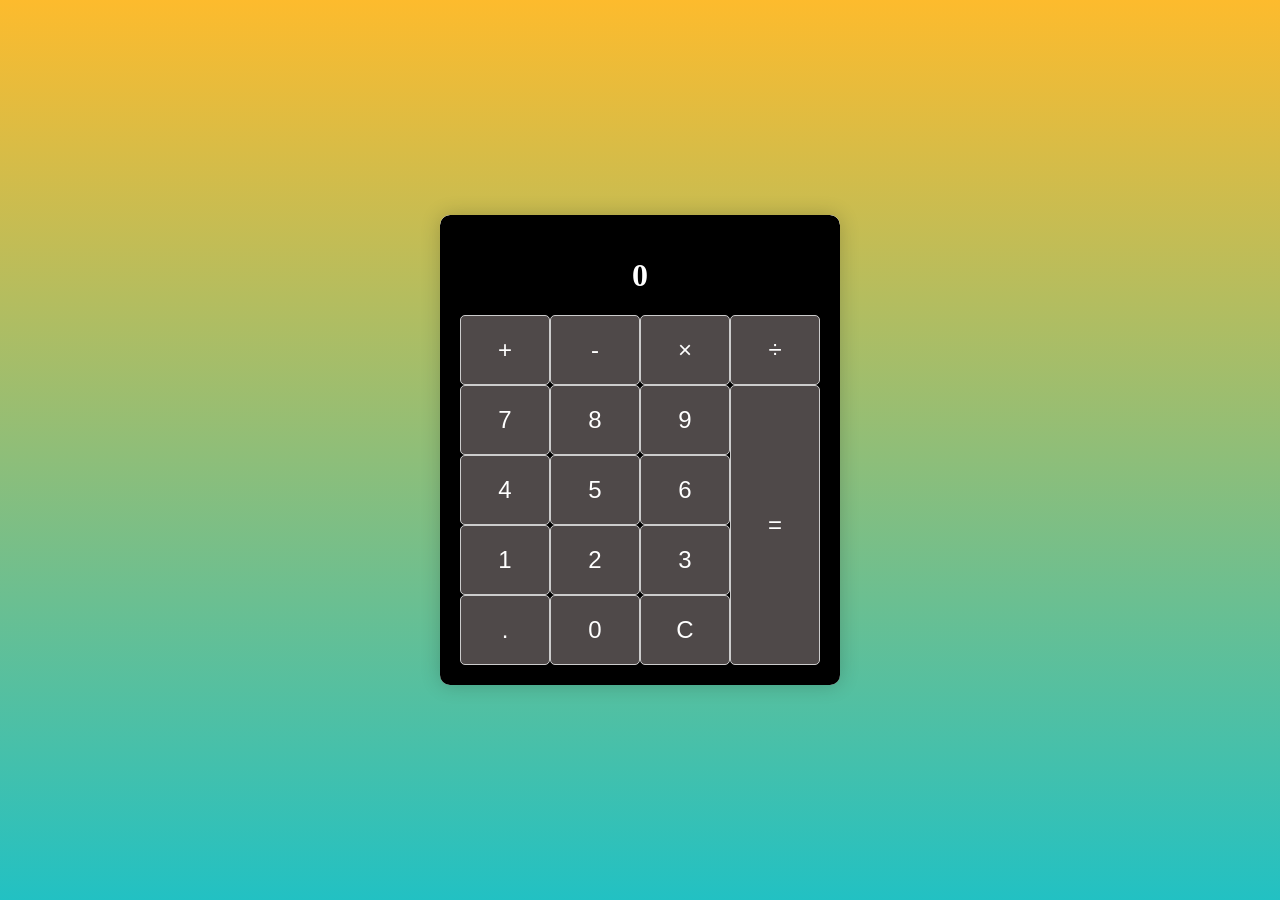
<file: calculator/index.html>
<!DOCTYPE html>
<html lang="en">
<head>
    <meta charset="UTF-8">
    <meta name="viewport" content="width=device-width, initial-scale=1.0">
    <title>Calculator</title>
    <link rel="icon" type="image/png" href="favicon.png">
    <link rel="stylesheet" href="https://cdnjs.cloudflare.com/ajax/libs/font-awesome/5.10.2/css/all.min.css"/>
    <link rel="stylesheet" href="style.css">
</head>
<body>
    <!-- Script -->
     <div class="calculator">
        <div class="calculator-display">
            <h1>0</h1>
            <!--buttons-->
            <div class="calculator-buttons">
                <button class="operator" value="+">+</button>
                <button class="operator" value="-">-</button>
                <button class="operator" value="*">×</button>
                <button class="operator" value="/">÷</button>
                <button value="7">7</button>
                <button value="8">8</button>
                <button value="9">9 </button>
                <button value="4">4</button>
                <button value="5">5</button>
                <button value="6">6</button>
                <button value="1">1</button>
                <button value="2">2</button>
                <button value="3">3</button>
                <button class="decimal" value=".">.</button>
                <button value="0">0</button>
                 <button class="clear"  id="clear-btn">C</button>
                <button class="equal-sign operator" value="=">=</button>

            </div>
        </div>
     </div>
    <script src="script.js"></script>
</body>
</html>
</file>
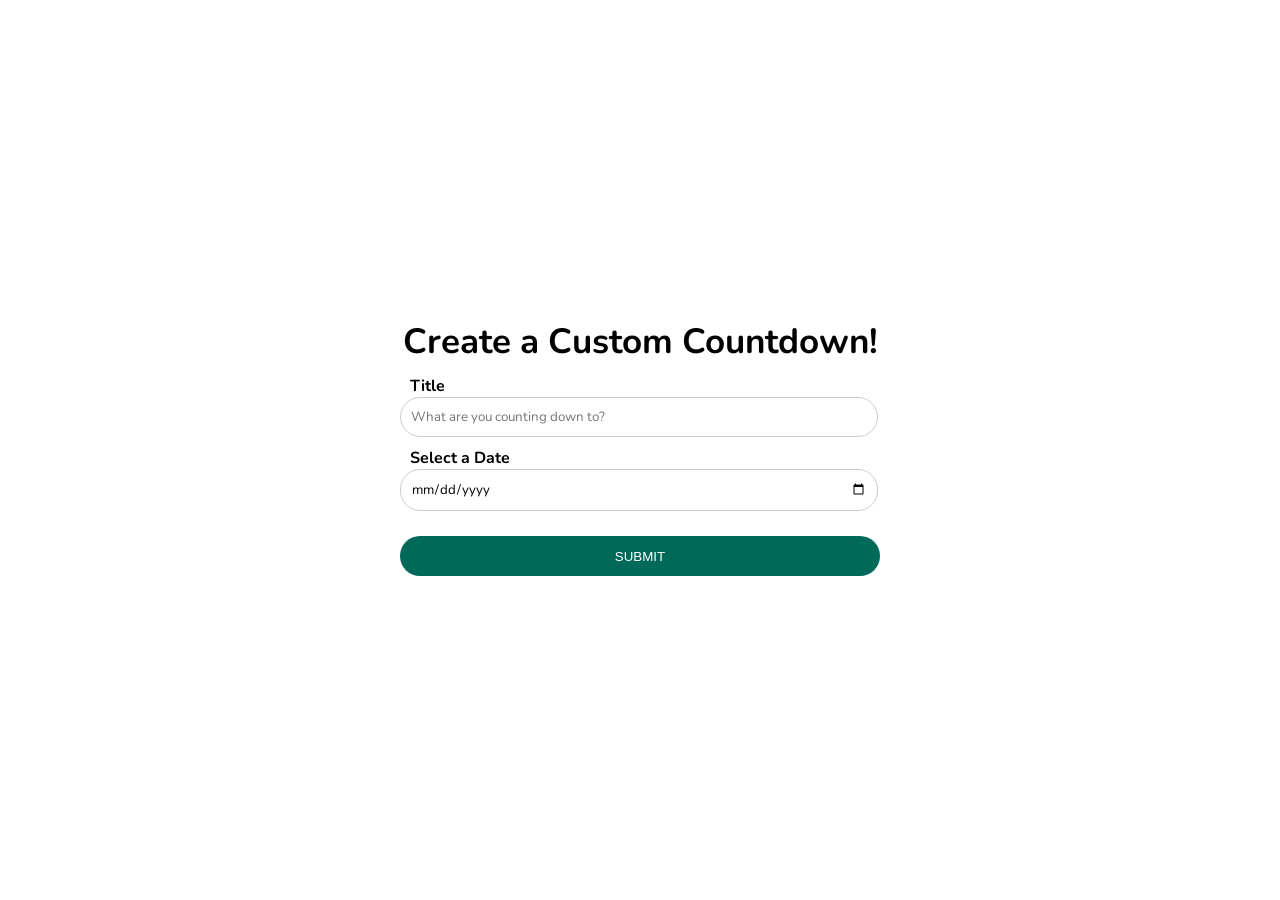
<file: countdown/index.html>
<!DOCTYPE html>
<html lang="en">
<head>
    <meta charset="UTF-8">
    <meta name="viewport" content="width=device-width, initial-scale=1.0">
    <title>Custom Countdown</title>
    <link rel="icon" type="image/png" href="favicon.png">
    <link rel="stylesheet" href="style.css">
</head>
<body>
    <!-- Video Background -->
    <video class="video-background" id="video-background" loop muted autoplay>
        <source src="time.mp4"></source>
    </video>
    <div class="video-overlay"></div>
    <!-- Container -->
    <div class="container">
        <!-- Input -->
        <div class="input-container" id="input-container">
            <h1>Create a Custom Countdown!</h1>       
            <form class="form" id="countdownForm">
                <label for="title">Title</label>
                <input type="text" id="title" placeholder="What are you counting down to?">
                <label for="date-picker">Select a Date</label>
                <input type="date" id="date-picker">
                <button type="submit">Submit</button>
            </form>
        </div>
        <!-- Countdown -->
        <div class="countdown" id="countdown" hidden>
            <h1 id="countdown-title"></h1>
            <ul>
                <li><span></span>Days</li>
                <li><span></span>Hours</li>
                <li><span></span>Minutes</li>
                <li><span></span>Seconds</li>
            </ul>
            <button id="countdown-button">RESET</button>
        </div>
        <!-- Complete -->
        <div class="complete" id="complete" hidden>
            <h1 class="complete-title">Countdown Complete!</h1>
            <h1 id="complete-info"></h1>
            <button id="complete-button">NEW COUNTDOWN</button>
        </div>
    </div>
    <!-- Script -->
    <script src="script.js"></script>
</body>
</html>
</file>
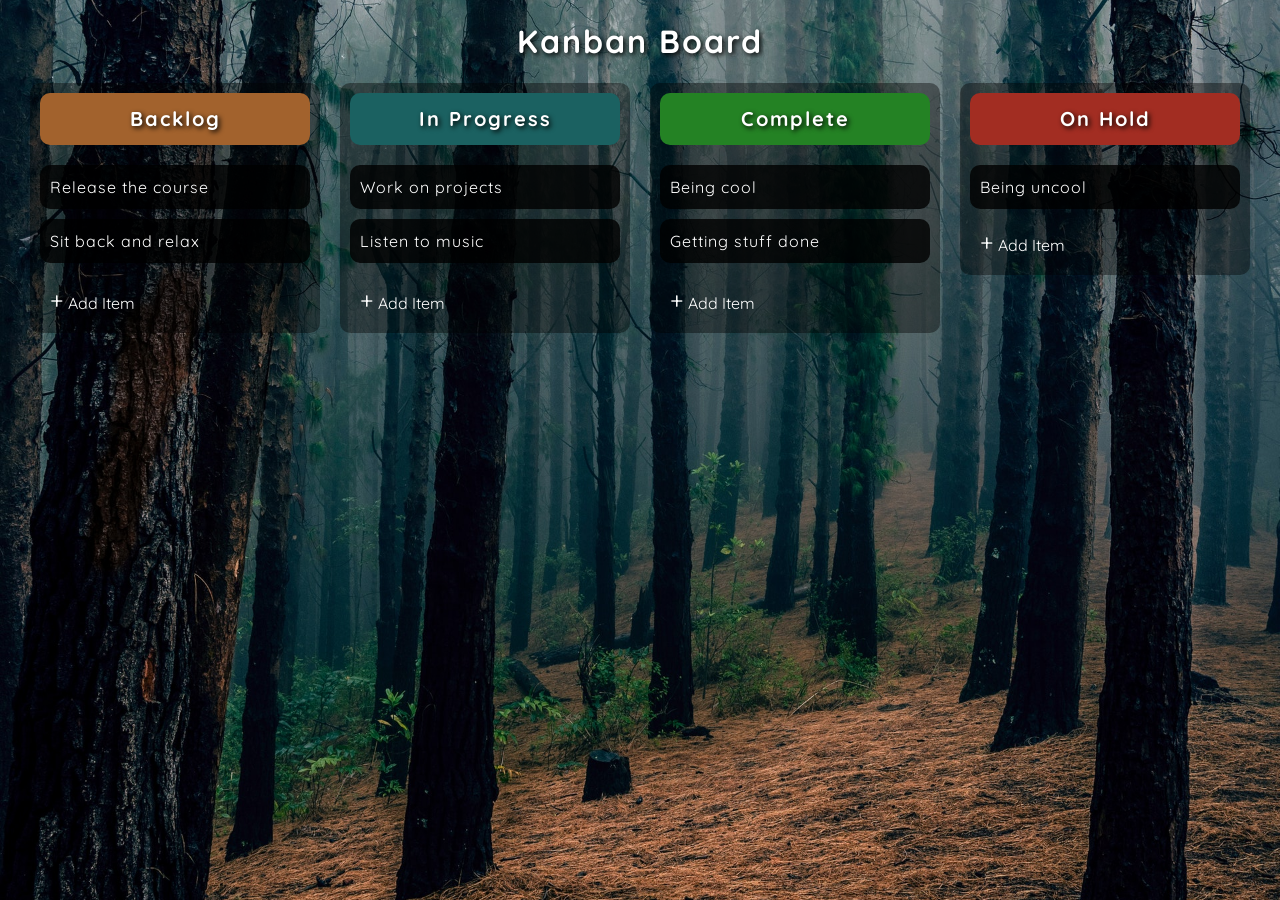
<file: dragndrop/index.html>
<!DOCTYPE html>
<html lang="en">
<head>
    <meta charset="UTF-8">
    <meta name="viewport" content="width=device-width, initial-scale=1.0">
    <title>Drag and Drop</title>
    <link rel="icon" type="image/png" href="favicon.png">
    <link rel="stylesheet" href="style.css">
</head>
<body>
    <h1 class="main-title">Kanban Board</h1>
    <div class="drag-container">
        <ul class="drag-list">
            <!-- Backlog Column -->
            <li class="drag-column backlog-column">
                <span class="header">
                    <h1>Backlog</h1>
                </span>
                <!-- Backlog Content -->
                <div id="backlog-content" class="custom-scroll">
                    <ul class="drag-item-list" id="backlog-list" ondrop="drop(event)" ondragover="allowDrop(event)" ondragenter="dragEnter(0)"></ul>
                </div>
                <!-- Add Button Group -->
                <div class="add-btn-group">
                    <div class="add-btn" onclick="showInputBox(0)">
                        <span class="plus-sign">+</span>
                        <span>Add Item</span>
                    </div>
                    <div class="add-btn solid" onclick="hideInputBox(0)">
                        <span>Save Item</span>
                    </div>
                </div>
                <div class="add-container">
                    <div class="add-item" contenteditable="true"></div>
                </div>
            </li>
            <!-- Progress Column -->
            <li class="drag-column progress-column">
                <span class="header">
                    <h1>In Progress</h1>
                </span>
                <!-- Progress Content -->
                <div id="progress-content" class="custom-scroll">
                    <ul class="drag-item-list" id="progress-list" ondrop="drop(event)" ondragover="allowDrop(event)" ondragenter="dragEnter(1)"></ul>
                </div>
                <!-- Add Button Group -->
                <div class="add-btn-group">
                    <div class="add-btn" onclick="showInputBox(1)">
                        <span class="plus-sign">+</span>
                        <span>Add Item</span>
                    </div>
                    <div class="add-btn solid" onclick="hideInputBox(1)">
                        <span>Save Item</span>
                    </div>
                </div>
                <div class="add-container">
                    <div class="add-item" contenteditable="true"></div>
                </div>
            </li>
            <!-- Complete Column -->
            <li class="drag-column complete-column">
                <span class="header">
                    <h1>Complete</h1>
                </span>
                <!-- Complete Content -->
                <div id="complete-content" class="custom-scroll">
                    <ul class="drag-item-list" id="complete-list" ondrop="drop(event)" ondragover="allowDrop(event)" ondragenter="dragEnter(2)"></ul>
                </div>
                <!-- Add Button Group -->
                <div class="add-btn-group">
                    <div class="add-btn" onclick="showInputBox(2)">
                        <span class="plus-sign">+</span>
                        <span>Add Item</span>
                    </div>
                    <div class="add-btn solid" onclick="hideInputBox(2)">
                        <span>Save Item</span>
                    </div>
                </div>
                <div class="add-container">
                    <div class="add-item" contenteditable="true"></div>
                </div>
            </li>
            <!-- On Hold Column -->
            <li class="drag-column on-hold-column">
                <span class="header">
                    <h1>On Hold</h1>
                </span>
                <!-- On Hold Content --> 
                <div id="on-hold-content" class="custom-scroll">
                    <ul class="drag-item-list" id="on-hold-list" ondrop="drop(event)" ondragover="allowDrop(event)" ondragenter="dragEnter(3)"></ul>
                </div>
                <!-- Add Button Group -->
                <div class="add-btn-group">
                    <div class="add-btn" onclick="showInputBox(3)">
                        <span class="plus-sign">+</span>
                        <span>Add Item</span>
                    </div>
                    <div class="add-btn solid" onclick="hideInputBox(3)">
                        <span>Save Item</span>
                    </div>
                </div>
                <div class="add-container">
                    <div class="add-item" contenteditable="true"></div>
                </div>
            </li>
        </ul>
    </div>
    <!-- Script -->
    <script src="script.js"></script>
</body>
</html>
</file>
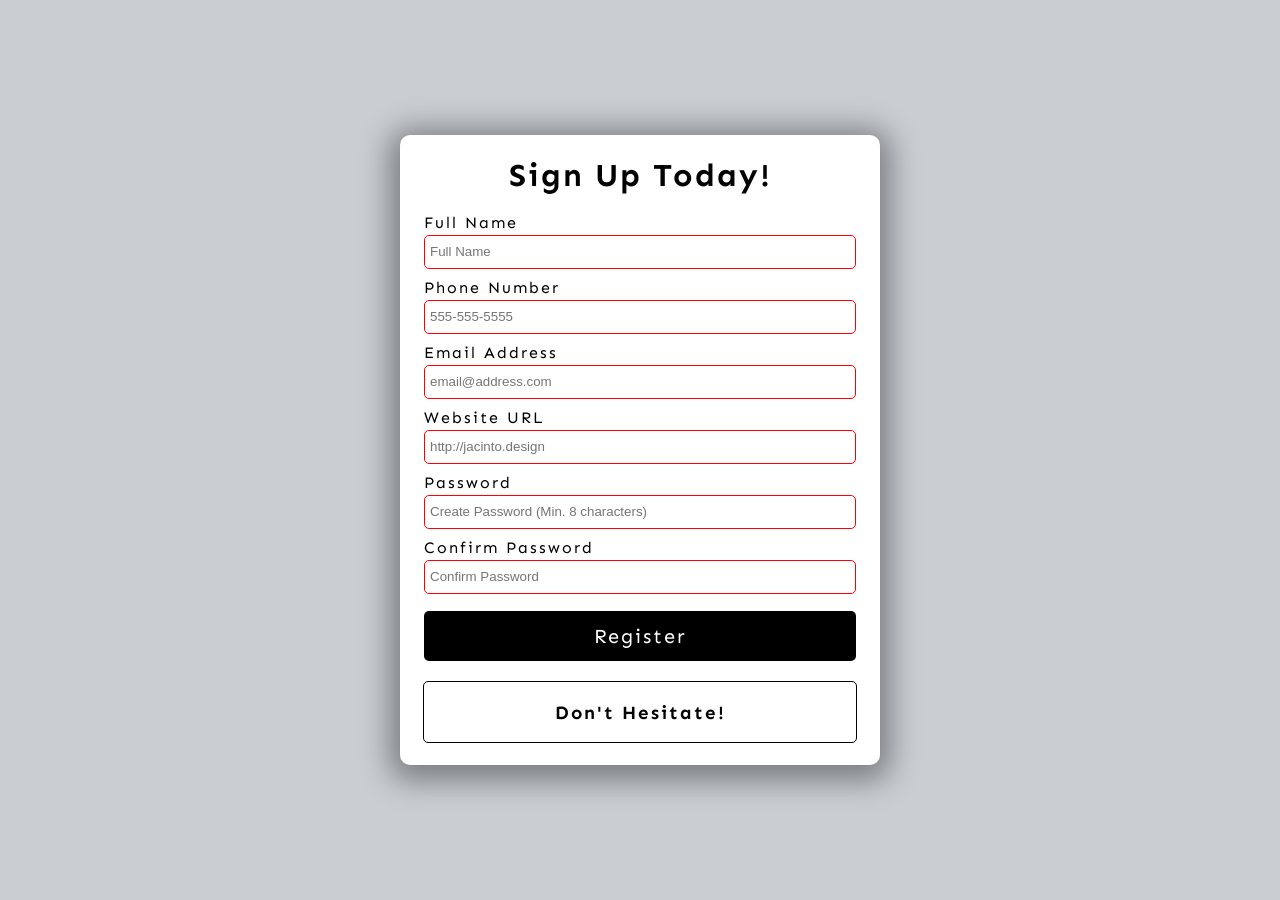
<file: form_validator/index.html>
<!DOCTYPE html>
<html lang="en">
<head>
    <meta charset="UTF-8">
    <meta name="viewport" content="width=device-width, initial-scale=1.0">
    <title>Form Validator</title>
    <link rel="icon" type="image/png" href="favicon.png">
    <link rel="stylesheet" href="style.css">
</head>
<body>
  <div class="container">
    <h1>Sign Up Today!</h1>
    <!-- Form -->
    <form id="form">
      <!-- Full Name -->
      <div class="form-group">
        <label for="name">Full Name</label>
        <input type="text" id="name" name="name" 
               placeholder="Full Name" required minlength="3" maxlength="100">
      </div>
      <!-- Phone Number -->
      <div class="form-group">
        <label for="phone">Phone Number</label>
        <input type="tel" id="phone" name="phone" 
               placeholder="555-555-5555" required pattern="[0-9]{3}-[0-9]{3}-[0-9]{4}">
      </div>
      <!-- Email Address -->
      <div class="form-group">
        <label for="email">Email Address</label>
        <input type="email" id="email" name="email" 
               placeholder="email@address.com" required>
      </div>
      <!-- Website URL -->
      <div class="form-group">
        <label for="website">Website URL</label>
        <input type="url" id="website" name="website" 
               placeholder="http://jacinto.design" required>
      </div>
      <!-- Password -->
      <div class="form-group">
        <label for="password1">Password</label>
        <input type="password" id="password1" placeholder="Create Password (Min. 8 characters)" 
               required pattern="^(?=.*\d)(?=.*[a-z])(?=.*[A-Z])(?=.*[a-zA-Z]).{8,}$"
               title="Please include at least 1 uppercase character, 1 lowercase character, and 1 number.">
      </div>
      <!-- Confirm Password -->
      <div class="form-group">
        <label for="password2">Confirm Password</label>
        <input type="password" id="password2" placeholder="Confirm Password"
               required pattern="^(?=.*\d)(?=.*[a-z])(?=.*[A-Z])(?=.*[a-zA-Z]).{8,}$" name="password">
      </div>
      <button type="submit">Register</button>
    </form>
    <!-- Error/Success Message -->
    <div class="message-container">
      <h3 id="message">Don't Hesitate!</h3>
    </div>
  </div>
  <!-- Script -->
  <script src="script.js"></script>
</body>
</html>
</file>
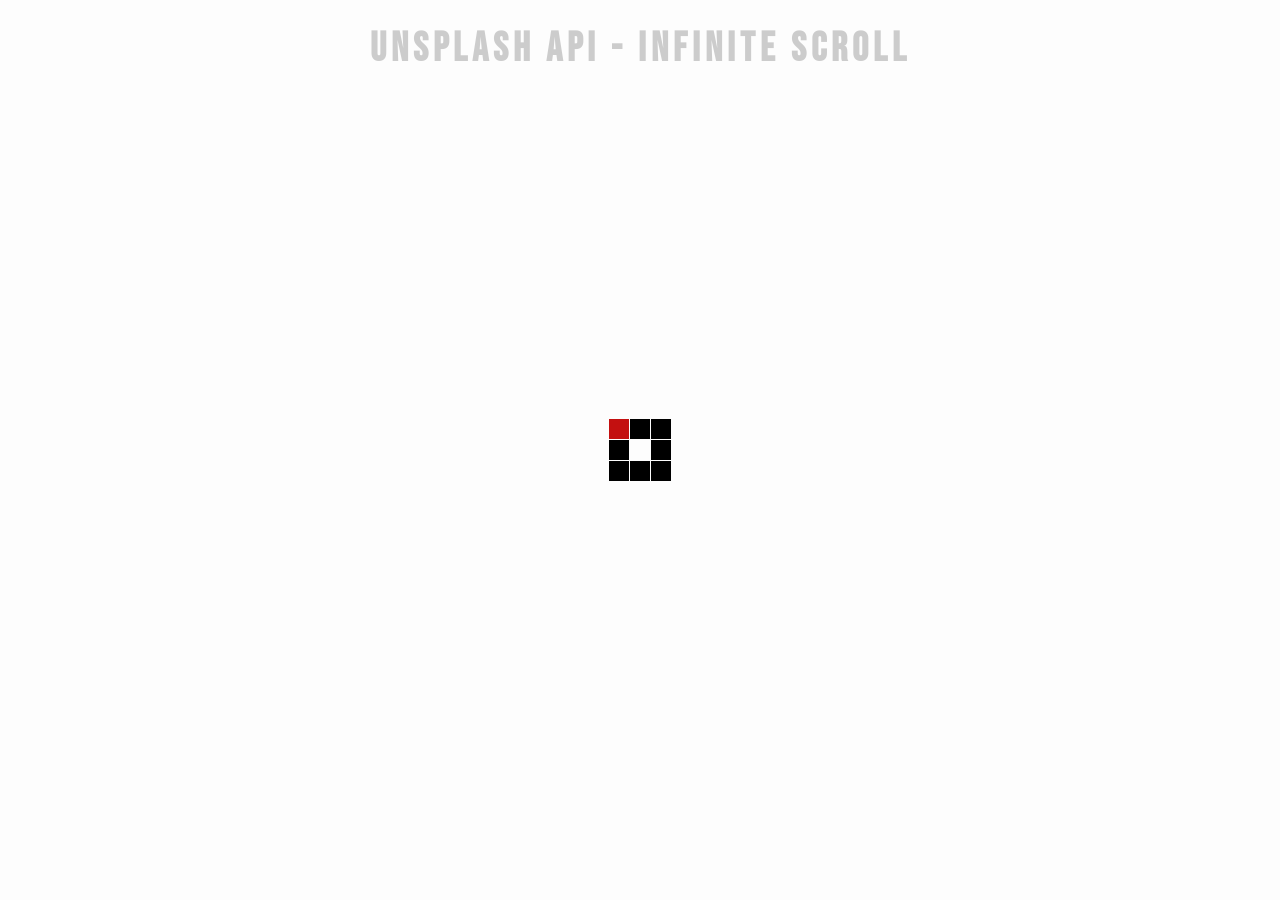
<file: infinite_scroll/index.html>
<!DOCTYPE html>
<html lang="en">
<head>
    <meta charset="UTF-8">
    <meta name="viewport" content="width=device-width, initial-scale=1.0">
    <title>Infinite Scroll</title>
    <link rel="icon" type="image/png" href="favicon.png">
    <link rel="stylesheet" href="style.css">
</head>
<body>
    <!-- Title -->
    <h1>Unsplash API - Infinite Scroll</h1>
    <!-- Loader -->
    <div class="loader" id="loader">
        <img src="loader.svg" alt="Loading">
    </div>
    <!-- Image Container -->
    <div class="image-container" id="image-container"></div>
    <!-- Script -->
    <script src="script.js"></script>
</body>
</html>
</file>
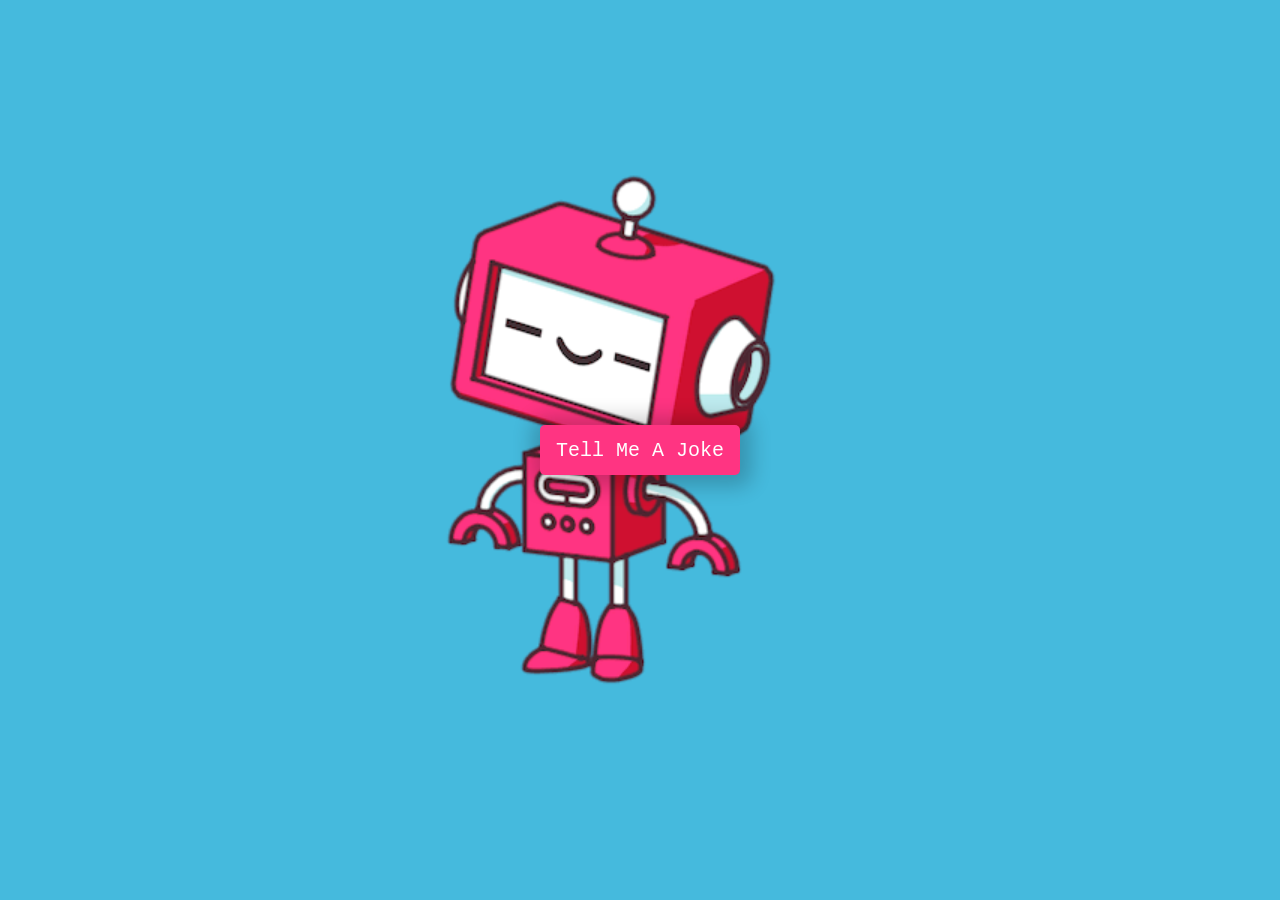
<file: joke_teller/index.html>
<!DOCTYPE html>
<html lang="en">
<head>
    <meta charset="UTF-8">
    <meta name="viewport" content="width=device-width, initial-scale=1.0">
    <title>Joke Teller</title>
    <link rel="icon" type="image/png" href="favicon.png">
    <link rel="stylesheet" href="style.css">
</head>
<body>
    <div class="container">
        <button id="button">Tell Me A Joke</button>    
        <audio id="audio" controls hidden></audio>   
    </div>
  
    <script src="voiceRSS.js"></script>
    <script src="script.js"></script>
</body>
</html>
</file>
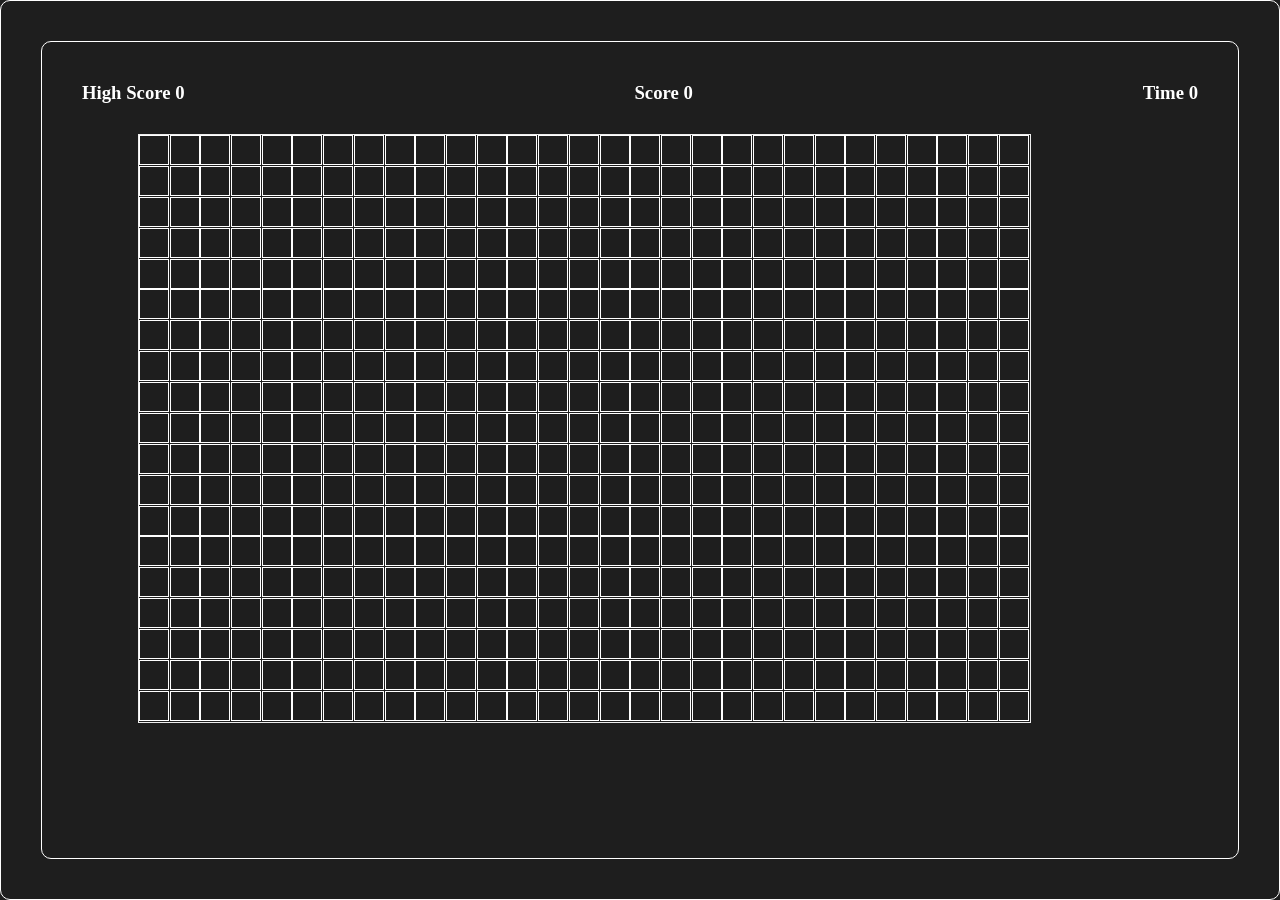
<file: JS-Game/index.html>
<!DOCTYPE html>
<html lang="en">
<head>
    <meta charset="UTF-8">
    <meta name="viewport" content="width=device-width, initial-scale=1.0">
    <title>Document</title>
    <link rel="stylesheet" href="style.css">
</head>
<body>
    <main>
  <section>
   <div class="infos">
    <div class="info">
        <h3>High Score<span> 0</span></h3>
         
    </div>
    <div class="info">
        <h3>Score<span> 0</span></h3>
    </div>
    <div class="info">
        <h3>Time<span> 0</span></h3>
    </div>
   </div>
   <div class="board">
    

    </div>
   </div>

  </section>

    </main>
    <script>

  const board=document.querySelector(".board");
  const blockHeight=30;
  const blockWidth=30;
  const col=Math.floor(board.clientWidth/blockWidth);
  const row=Math.floor(board.clientHeight/blockHeight);

for(let i=0;i<row * col;i++){
 const block=document.createElement("div");
 block.classList.add("block");
 board.appendChild(block);
}

    </script>
</body>
</html>
</file>
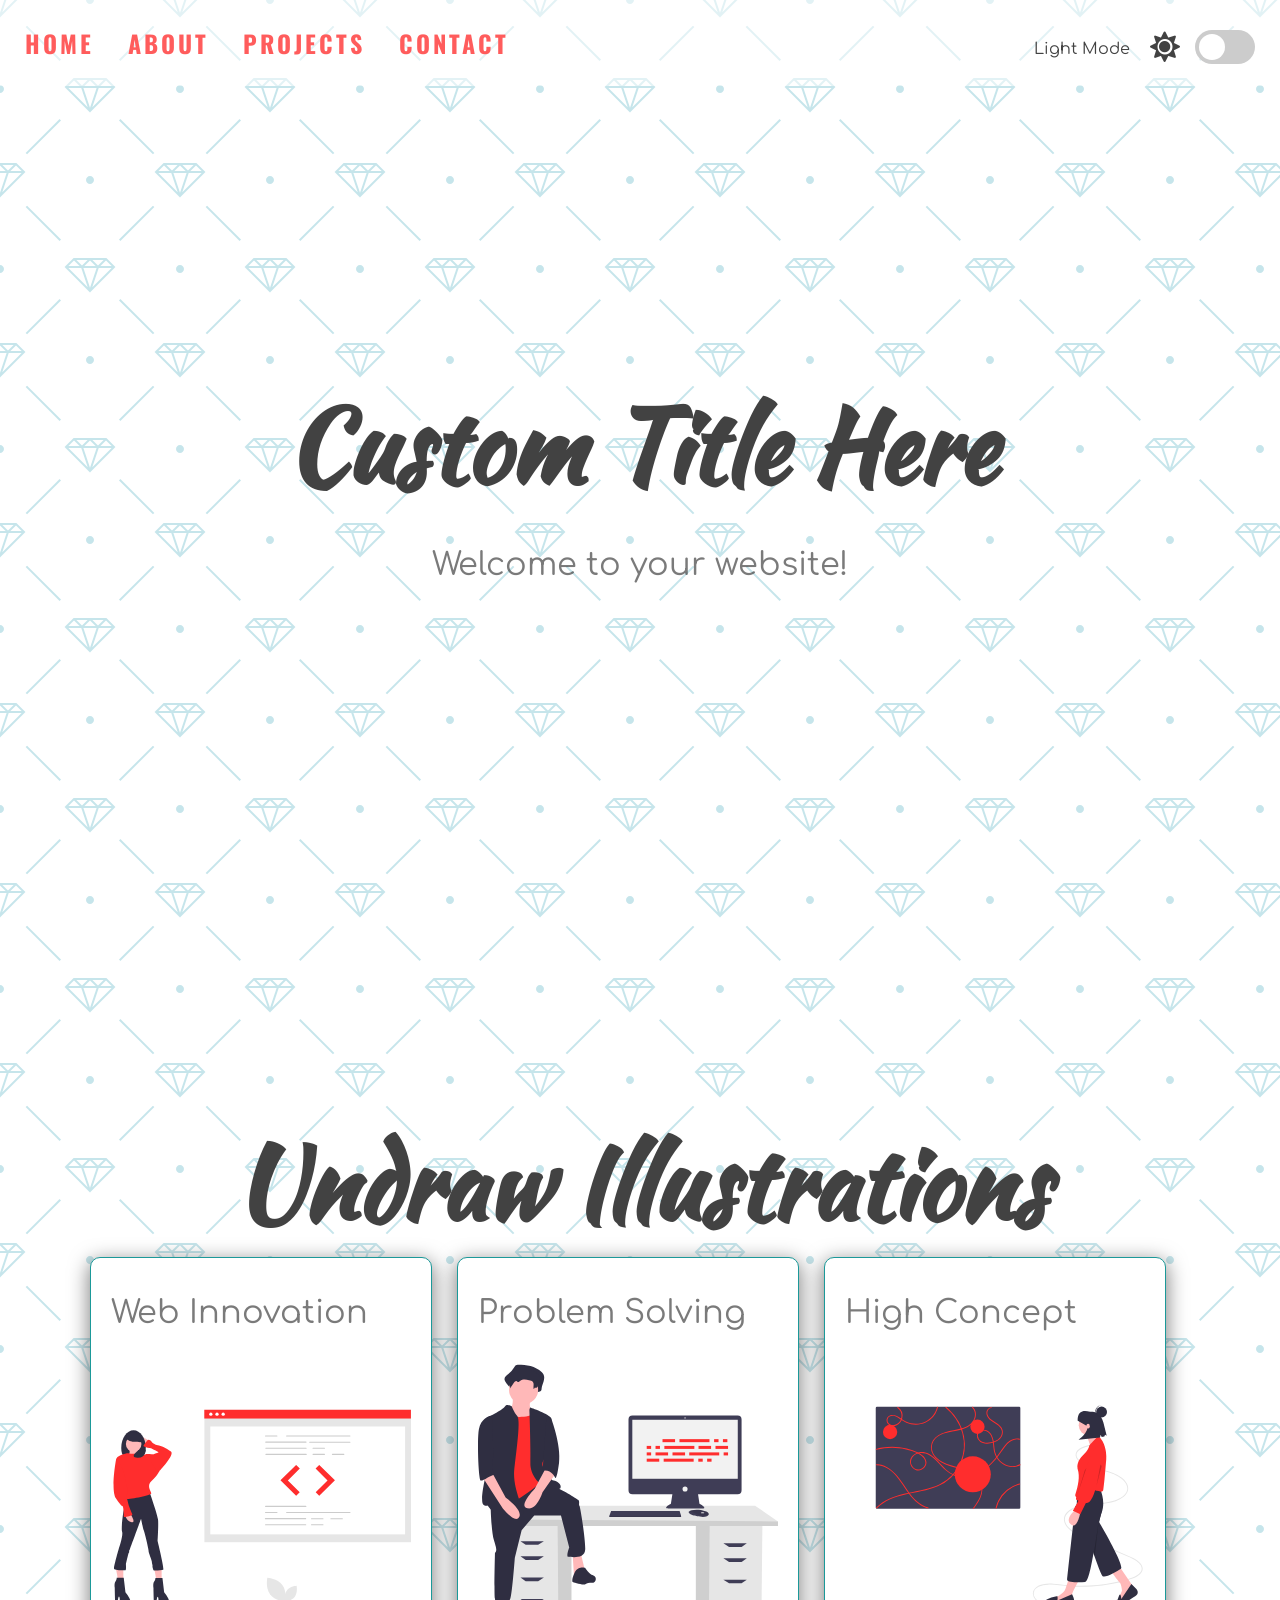
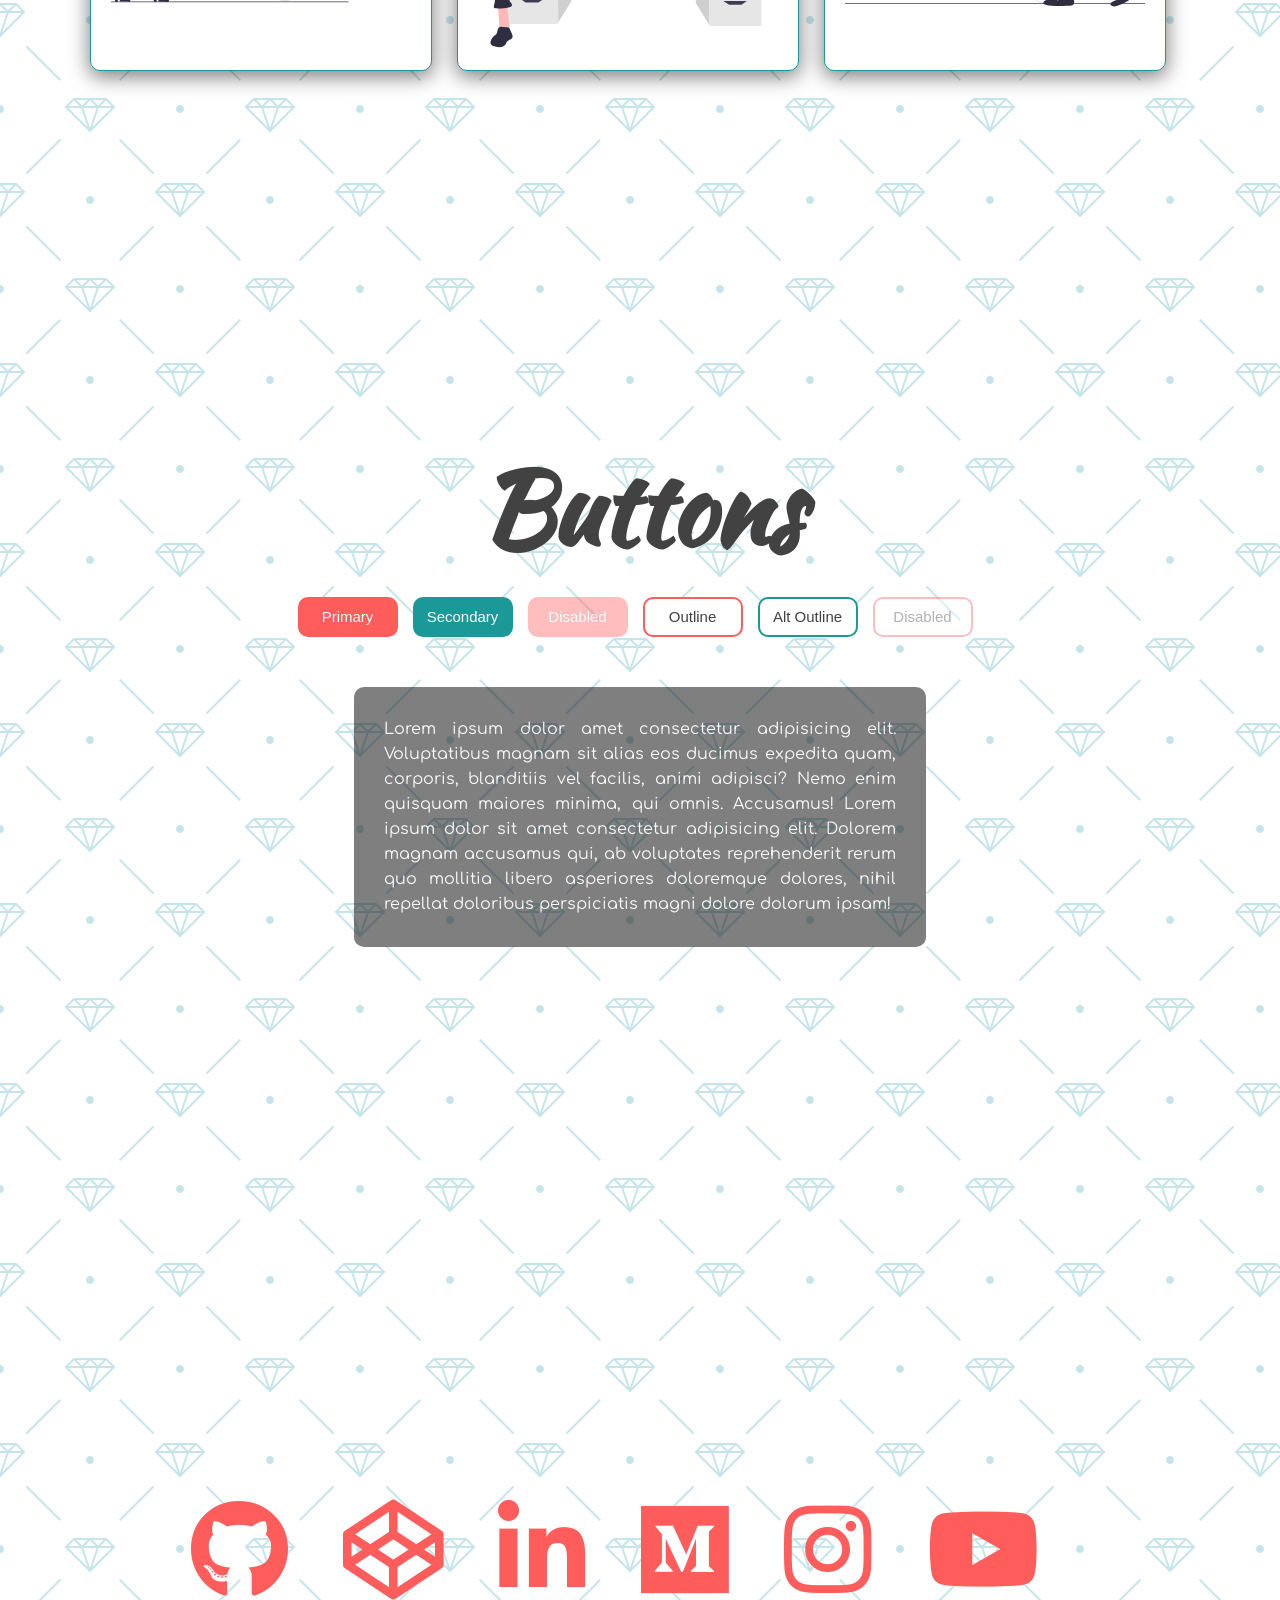
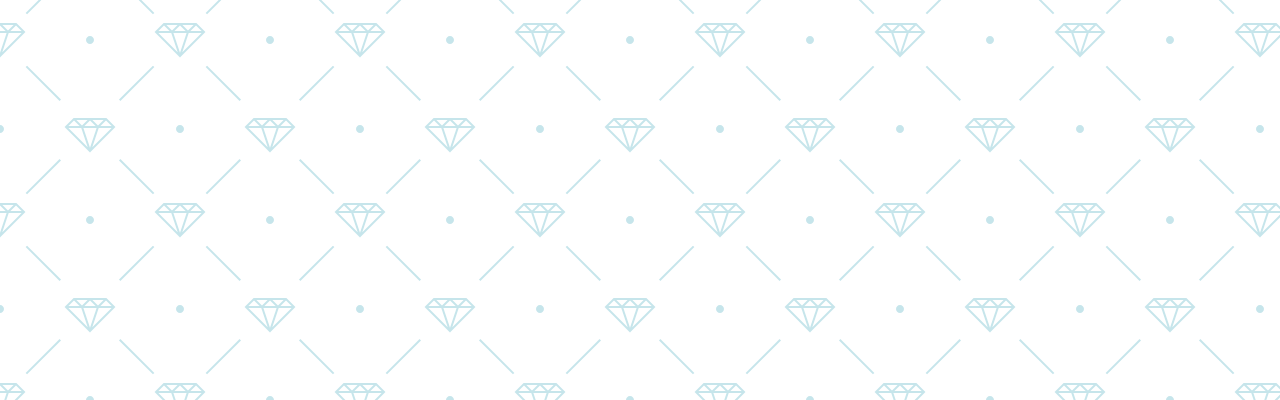
<file: light_and_day/index.html>
<!DOCTYPE html>
<html lang="en">
<head>
    <meta charset="UTF-8">
    <meta name="viewport" content="width=device-width, initial-scale=1.0">
    <title>Light/Dark Mode</title>
    <link rel="icon" type="image/png" href="favicon.png">
    <link rel="stylesheet" href="https://cdnjs.cloudflare.com/ajax/libs/font-awesome/5.10.2/css/all.min.css"/>
    <link rel="stylesheet" href="style.css">
</head>
<body>
    <!-- Dark Mode Switch -->
    <div class="theme-switch-wrapper">
        <span id="toggle-icon">
            <span class="toggle-text">Light Mode</span>
            <i class="fas fa-sun"></i>
        </span>
        <label class="theme-switch">
            <input type="checkbox">
            <div class="slider round"></div>
        </label>
   </div>
   <!-- Navigation -->
    <nav id="nav">
        <a href="#home">HOME</a>
        <a href="#about">ABOUT</a>
        <a href="#projects">PROJECTS</a>
        <a href="#contact">CONTACT</a>
    </nav>
    <!-- Home Section -->
    <section id="home">
        <div class="title-group">
            <h1>Custom Title Here</h1>
            <h2>Welcome to your website!</h2>
        </div>
    </section>
    <!-- About Section -->
    <section id="about">
        <h1>Undraw Illustrations</h1>
        <div class="about-container">
            <div class="image-container">
                <h2>Web Innovation</h2>
                <img src="img/undraw_proud_coder_light.svg" alt="Proud Coder" id="image1">
            </div>
            <div class="image-container">
                <h2>Problem Solving</h2>
                <img src="img/undraw_feeling_proud_light.svg" alt="Feeling Proud" id="image2">              
            </div>
            <div class="image-container">
                <h2>High Concept</h2>
                <img src="img/undraw_conceptual_idea_light.svg" alt="Conceptual Idea" id="image3">
            </div>
        </div>
    </section>
    <!-- Projects Section -->
    <section id="projects">
        <h1>Buttons</h1>
        <div class="buttons">
            <button class="primary">Primary</button>
            <button class="secondary">Secondary</button>
            <button class="primary" disabled>Disabled</button>
            <button class="outline">Outline</button>
            <button class="secondary outline">Alt Outline</button>
            <button class="outline" disabled>Disabled</button>
        </div>
        <div class="text-box" id="text-box">
            <p>Lorem ipsum dolor amet consectetur adipisicing elit. Voluptatibus magnam sit alias eos ducimus expedita quam, corporis, blanditiis vel facilis, animi adipisci? Nemo enim quisquam maiores minima, qui omnis. Accusamus! Lorem ipsum dolor sit amet consectetur adipisicing elit. Dolorem magnam accusamus qui, ab voluptates reprehenderit rerum quo mollitia libero asperiores doloremque dolores, nihil repellat doloribus perspiciatis magni dolore dolorum ipsam!</p>
        </div>
    </section>
    <!-- Contact Section -->
    <section id="contact">
        <div class="social-icons">
            <i class="fab fa-github"></i>
            <i class="fab fa-codepen"></i>
            <i class="fab fa-linkedin-in"></i>
            <i class="fab fa-medium"></i>
            <i class="fab fa-instagram"></i>
            <i class="fab fa-youtube"></i>
        </div>
    </section>
    <!-- Script -->
    <script src="script.js"></script>
</body>
</html>
</file>
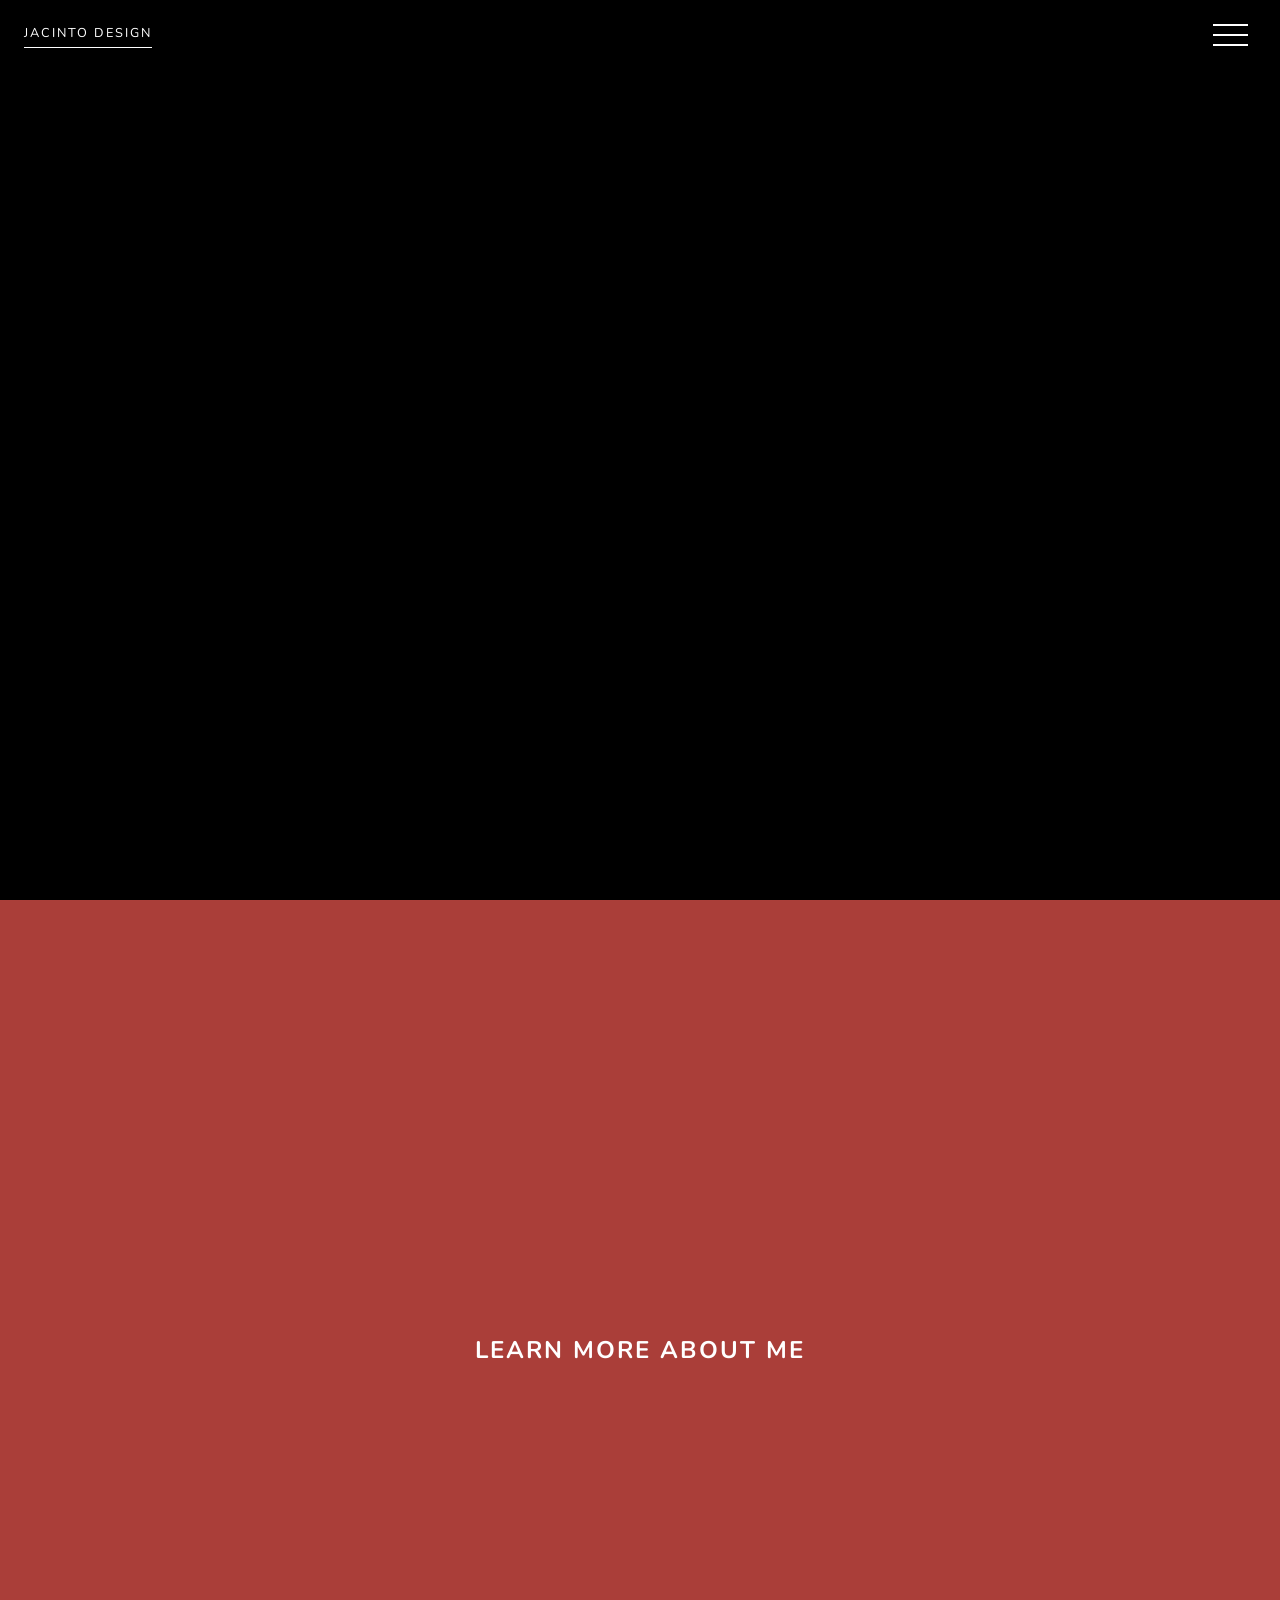
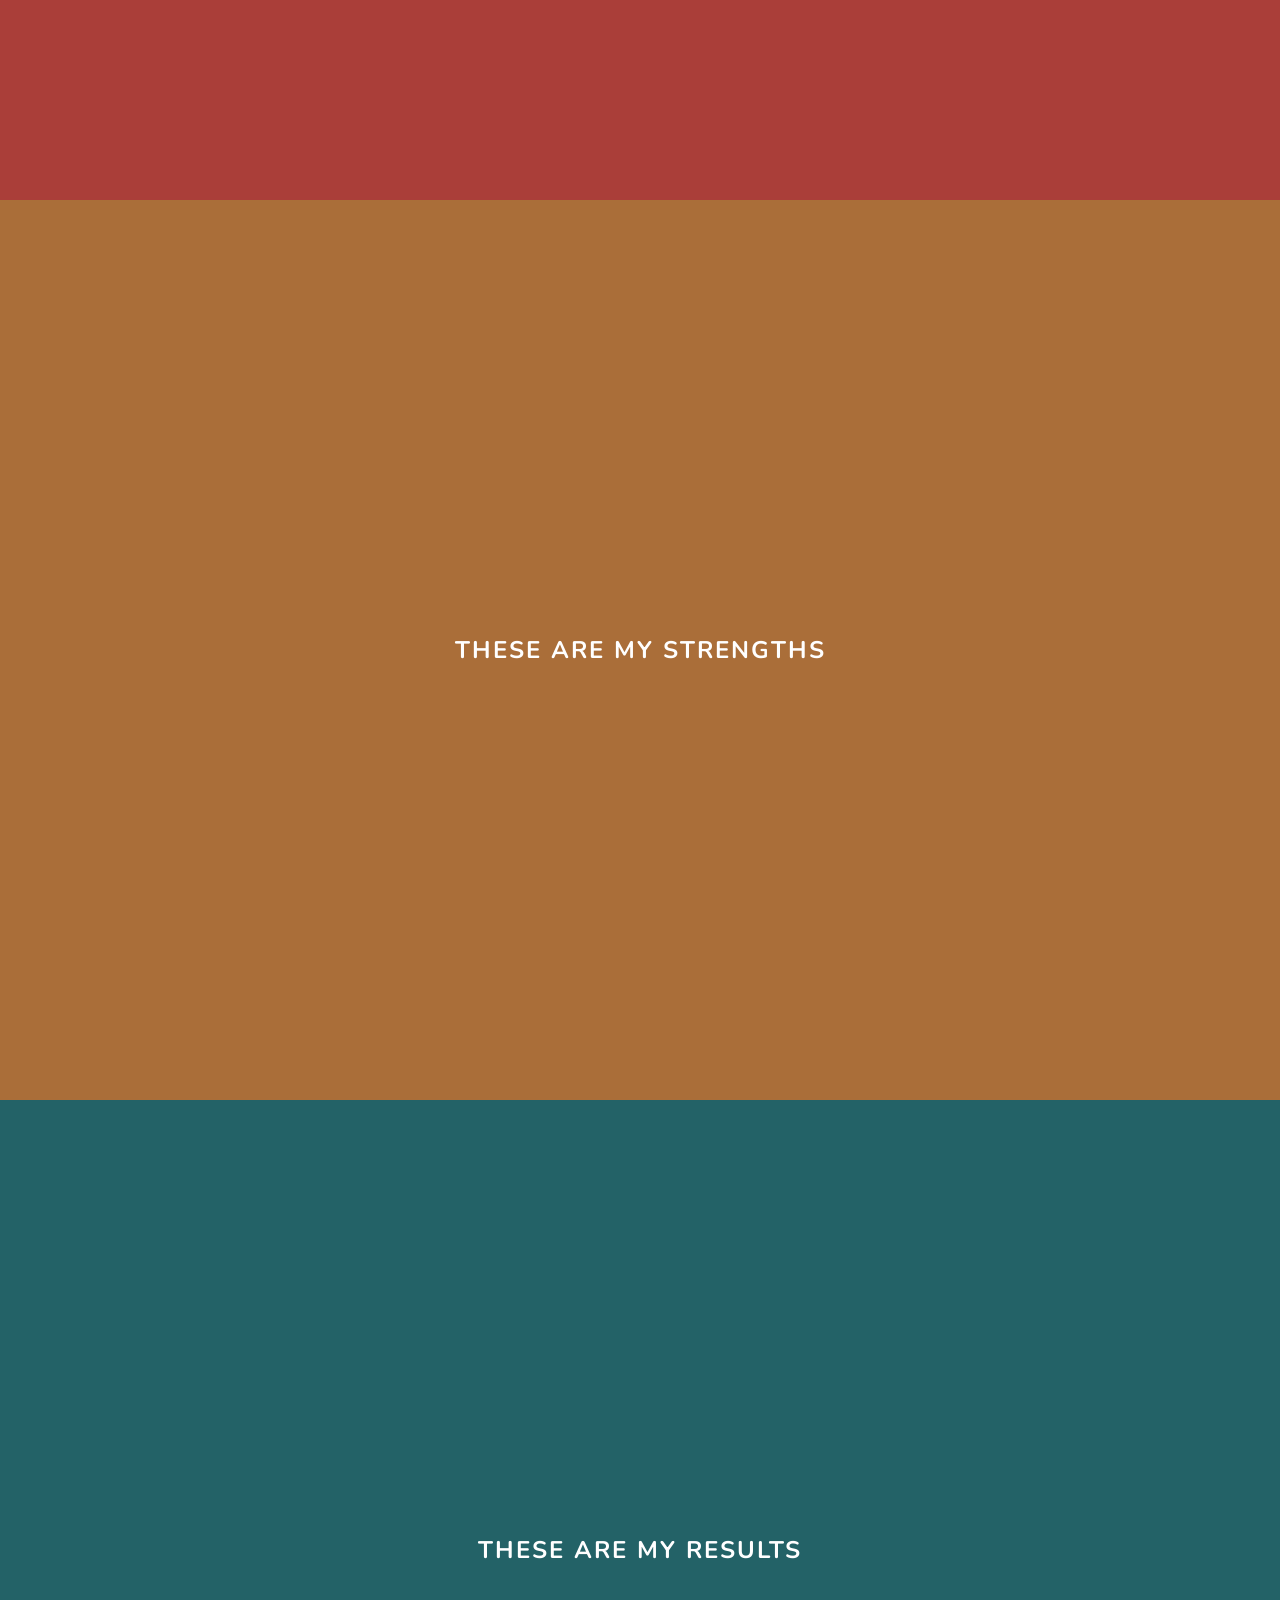
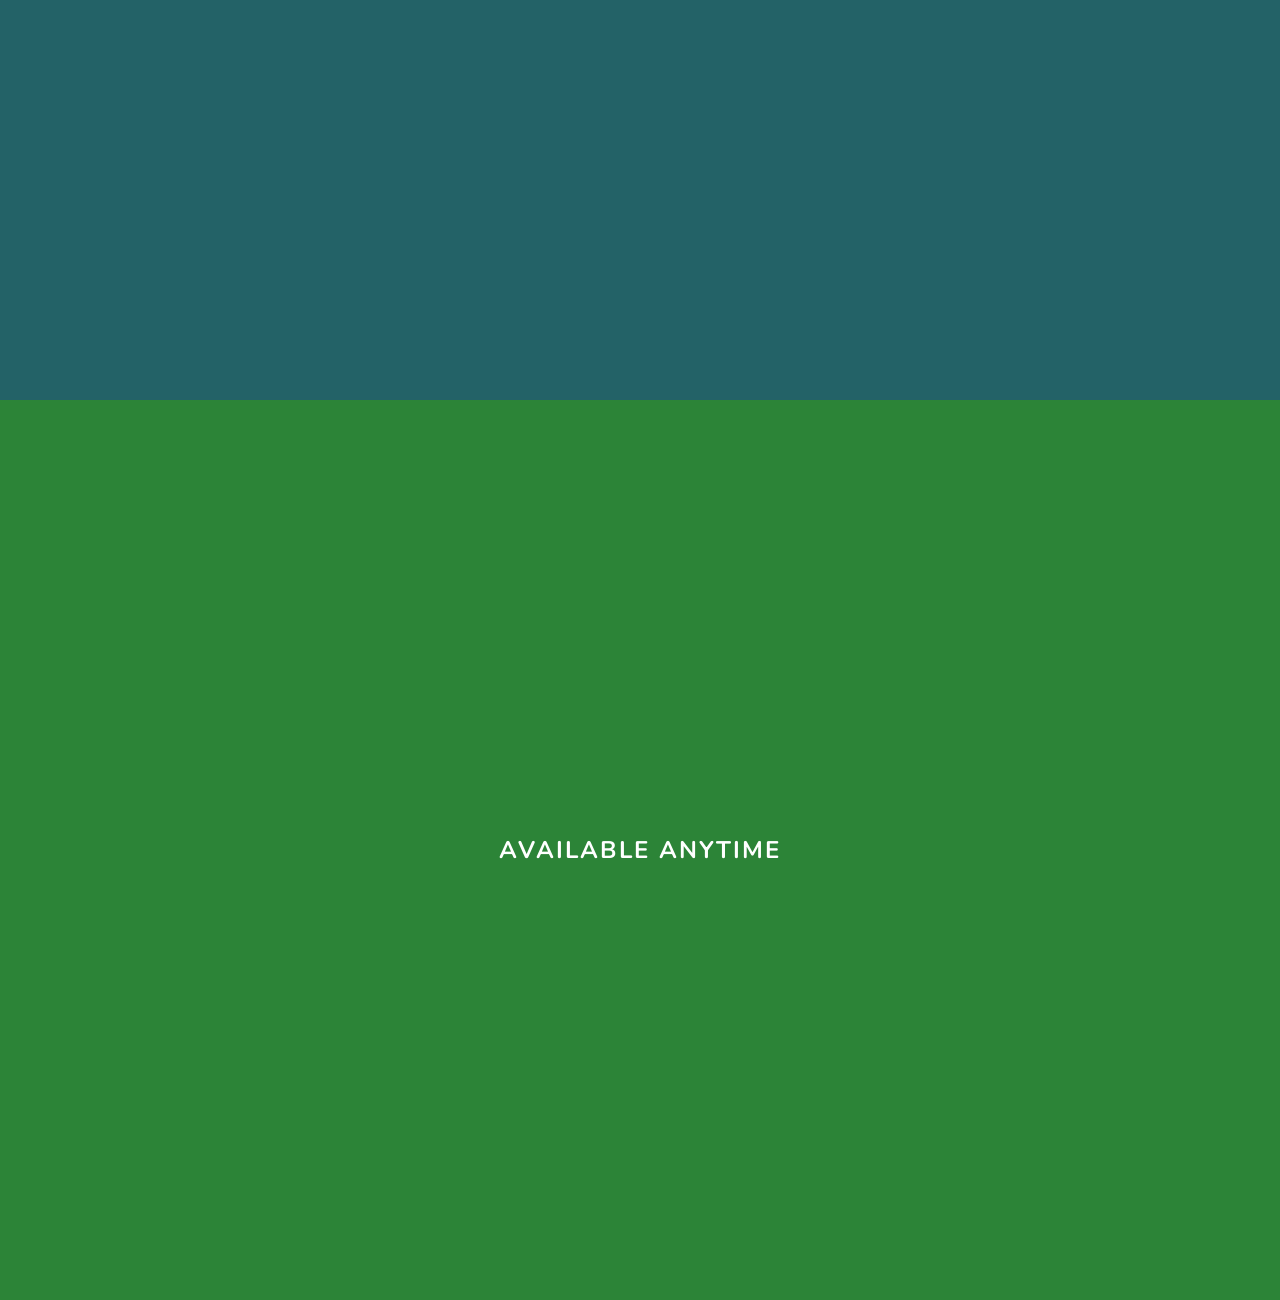
<file: Navigation/index.html>
<!DOCTYPE html>
<html lang="en">
<head>
  <meta charset="UTF-8">
  <meta name="viewport" content="width=device-width, initial-scale=1.0">
  <title>Animated Navigation</title>
  <link rel="icon" type="image/png" href="favicon.png">
  <link rel="stylesheet" href="style.css">
</head>
<body>
  <!-- Menu Overlay -->
  <div class="overlay overlay-slide-left" id="overlay">
    <!-- Menu Items -->
    <nav>
      <ul>
        <li id="nav-1" class="slide-out-1"><a href="#">Home</a></li>
        <li id="nav-2" class="slide-out-2"><a href="#about">About</a></li>
        <li id="nav-3" class="slide-out-3"><a href="#skills">Skills</a></li>
        <li id="nav-4" class="slide-out-4"><a href="#projects">Projects</a></li>
        <li id="nav-5" class="slide-out-5"><a href="#contact">Contact</a></li>
      </ul>
    </nav>
  </div>
  <!-- Menu Bars -->
  <div class="menu-bars" id="menu-bars">
    <div class="bar1"></div>
    <div class="bar2"></div>
    <div class="bar3"></div>
  </div>
  <!-- Sections -->
  <section id="home"><a href="https://jacinto.design" target="_blank">Jacinto Design</a></section>
  <section id="about"><h1>Learn More About Me</h1></section>
  <section id="skills"><h1>These Are My Strengths</h1></section>
  <section id="projects"><h1>These Are My Results</h1></section>
  <section id="contact"><h1>Available Anytime</h1></section>
  <!-- Script -->
  <script src="script.js"></script>
</body>
</html>
</file>
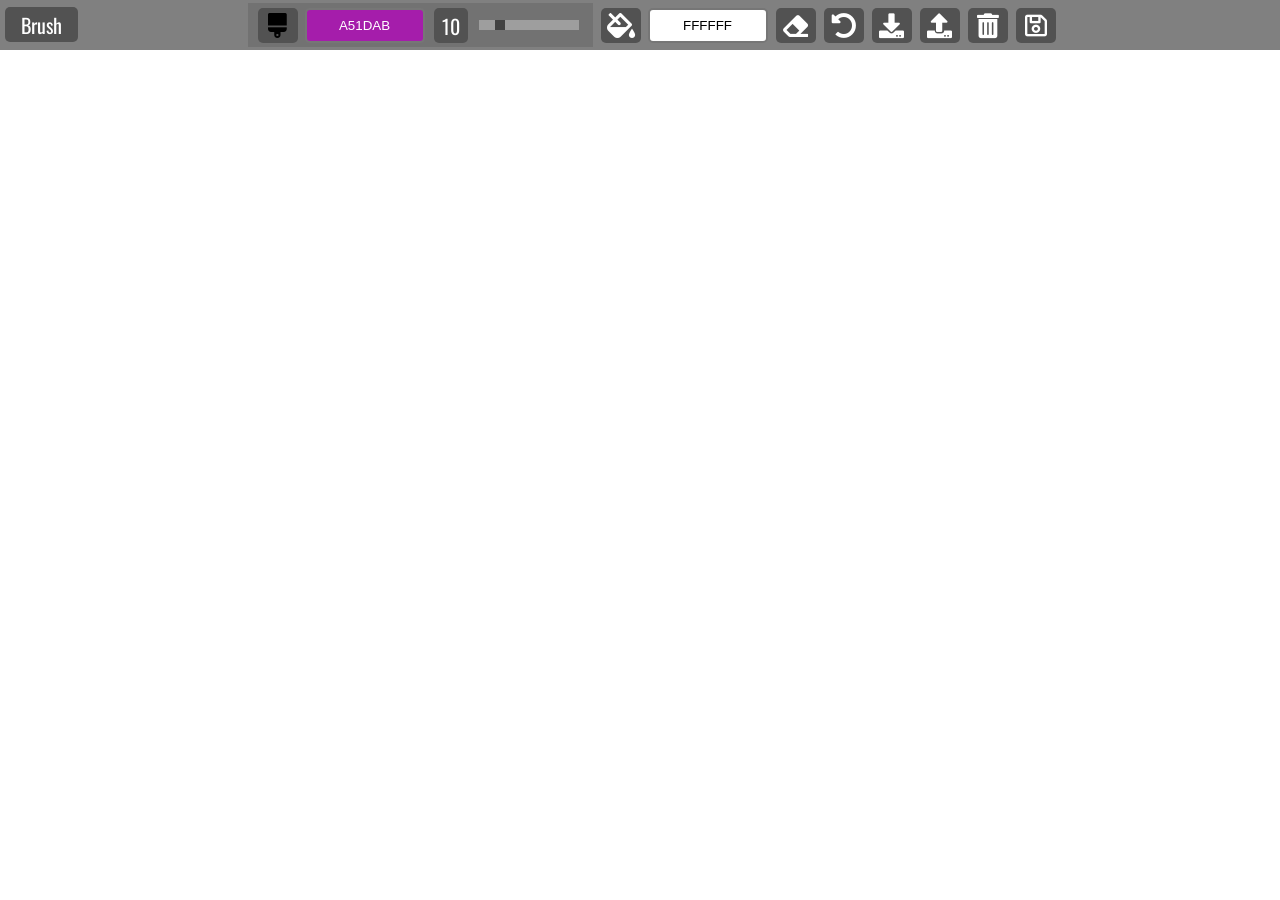
<file: paint_clone/index.html>
<!DOCTYPE html>
<html lang="en">
<head>
    <meta charset="UTF-8">
    <meta name="viewport" content="width=device-width, initial-scale=1.0">
    <title>Paint Clone</title>
    <link rel="icon" type="image/png" href="favicon.png">
    <link rel="stylesheet" href="https://cdnjs.cloudflare.com/ajax/libs/font-awesome/5.10.2/css/all.min.css"/>
    <link rel="stylesheet" href="style.css">
</head>
<body>
    <!-- Tool Bar -->
    <div class="top-bar">
        <!-- Active Tool -->
        <div class="active-tool">
            <span id="active-tool" title="Active Tool">Brush</span>
        </div>
        <!-- Brush -->
        <div class="brush tool">
            <i class="fas fa-brush" id="brush" title="Brush"></i>
            <input class="jscolor" value="a51dab" id="brush-color">
            <span class="size" id="brush-size" title="Brush Size">10</span>
            <input type="range" min="1" max="50" value="10" class="slider" id="brush-slider">
        </div>
        <!-- Bucket -->
        <div class="bucket tool">
            <i class="fas fa-fill-drip" title="Background Color"></i>
            <input class="jscolor" value="ffffff" id="bucket-color">
        </div>
        <!-- Eraser -->
        <div class="tool">
            <i class="fas fa-eraser" id="eraser" title="Eraser"></i>
        </div>
        <!-- Clear Canvas -->
        <div class="tool">
            <i class="fas fa-undo-alt" id="clear-canvas" title="Clear"></i>
        </div>
        <!-- Save Local Storage -->
        <div class="tool">
            <i class="fas fa-download" id="save-storage" title="Save Local Storage"></i>
        </div>
        <!-- Load Local Storage -->
        <div class="tool">
            <i class="fas fa-upload" id="load-storage" title="Load Local Storage"></i>
        </div>
        <!-- Clear Local Storage -->
        <div class="tool">
            <i class="fas fa-trash-alt" id="clear-storage" title="Clear Local Storage"></i>
        </div>
        <!-- Download Image -->
        <div class="tool">
            <a id="download">
                <i class="far fa-save" title="Save Image File"></i>
            </a>
        </div>
    </div>
    
    <!-- Mobile Message -->
    <div class="mobile-message">
        <h2>Please use application on larger screen</h2>
    </div>

    <!-- Script -->
    <script src="jscolor.js"></script>
    <script src="script.js"></script>
</body>
</html>
</file>
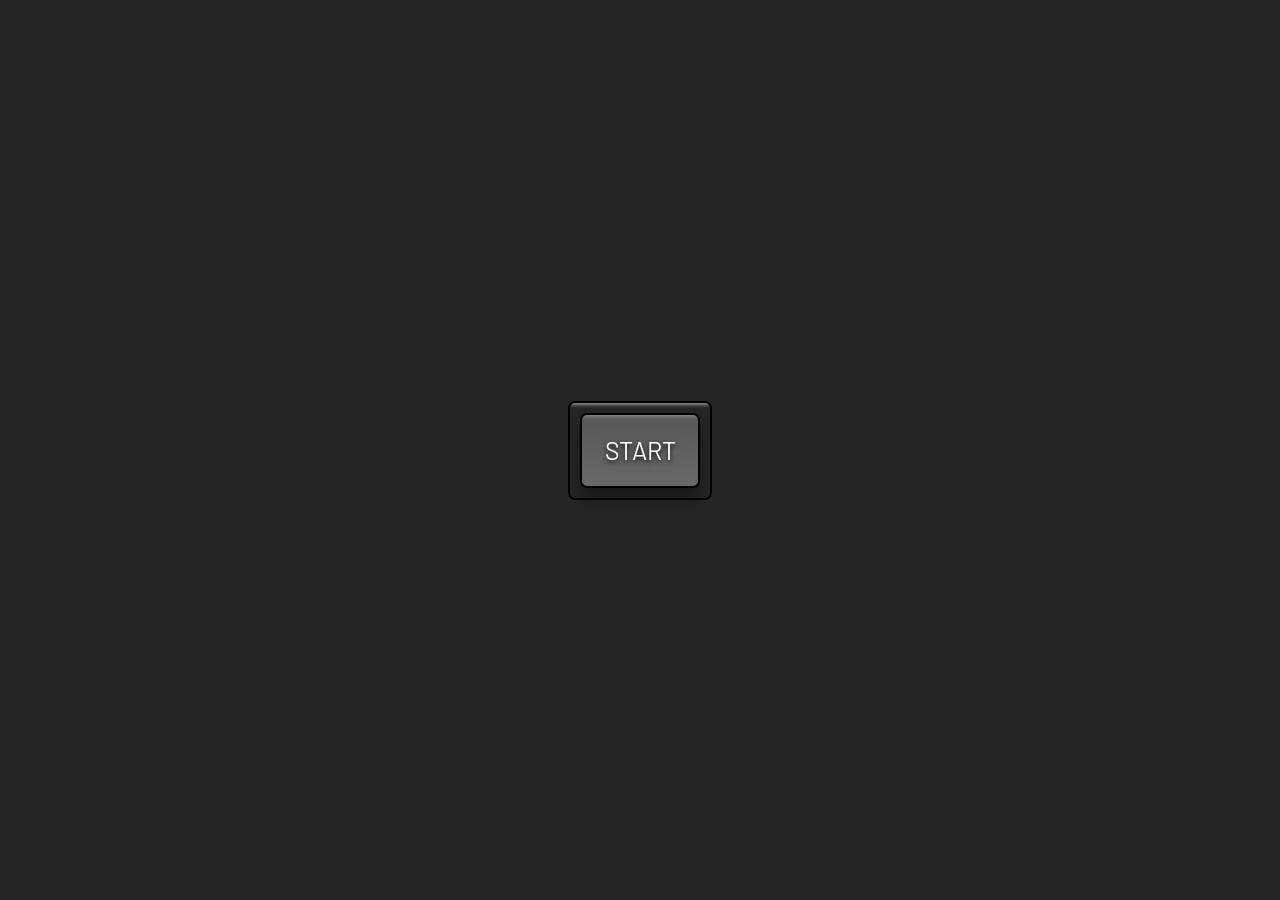
<file: pic_in_pic/index.html>
<!DOCTYPE html>
<html lang="en">
<head>
    <meta charset="UTF-8">
    <meta name="viewport" content="width=device-width, initial-scale=1.0">
    <title>Picture in Picture</title>
    <link rel="icon" type="image/png" href="favicon.png">
    <link rel="stylesheet" href="style.css">
</head>
<body>
    <!-- Video -->
    <video id="video" controls height="360" width="640" hidden></video>
    <!-- Button -->
    <div class="button-container">
        <button id="button">START</button>
    </div>
    <!-- Script -->
    <script src="script.js"></script>
</body>
</html>
</file>
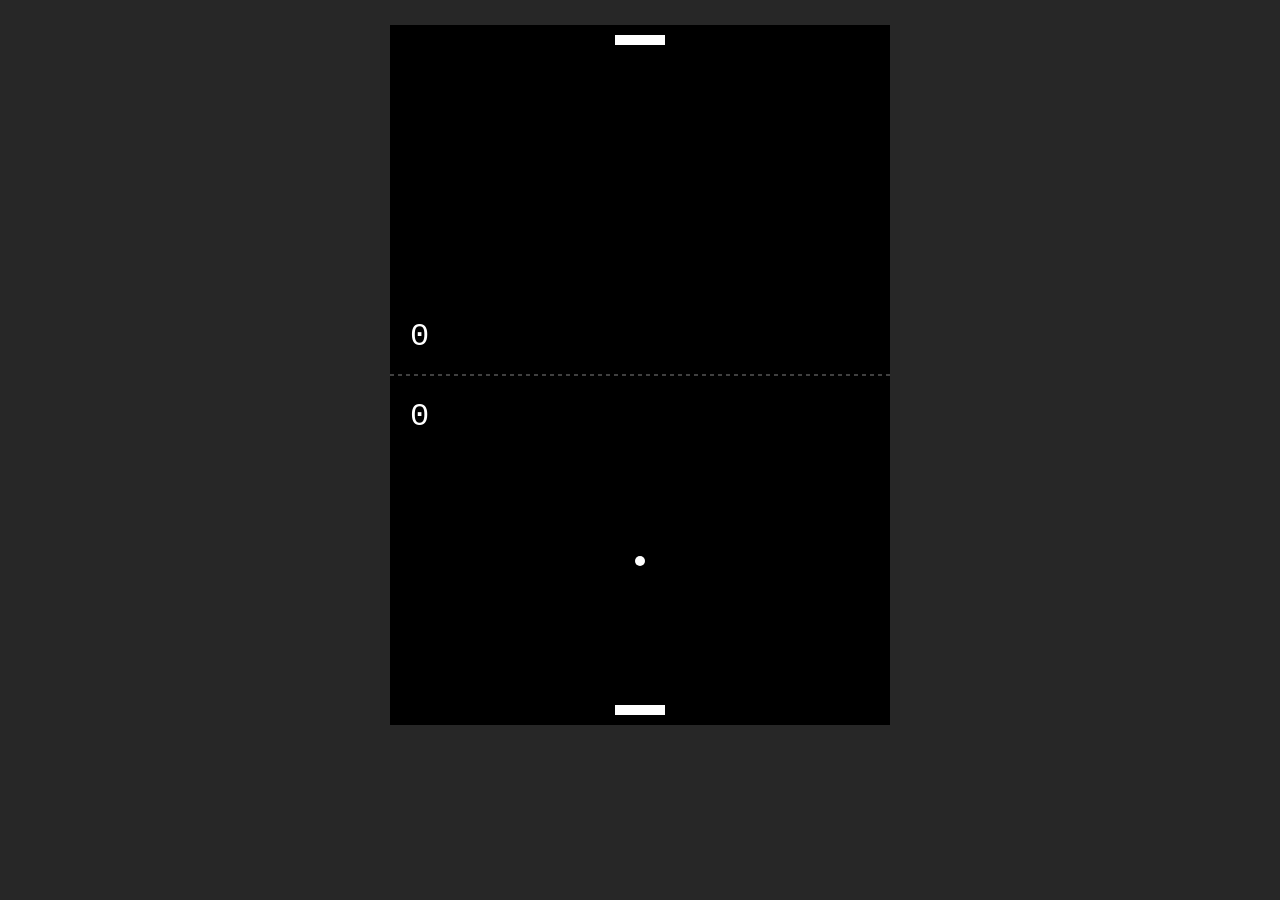
<file: Pong/index.html>
<!DOCTYPE html>
<html lang="en">
<head>
    <meta charset="UTF-8">
    <meta name="viewport" content="width=device-width, initial-scale=1.0">
    <title>Pong</title>
    <link rel="icon" type="image/png" href="favicon.png">
    <link rel="stylesheet" href="style.css">
</head>
<body>
    <!-- Script -->
    <script src="script.js"></script>
</body>
</html>
</file>
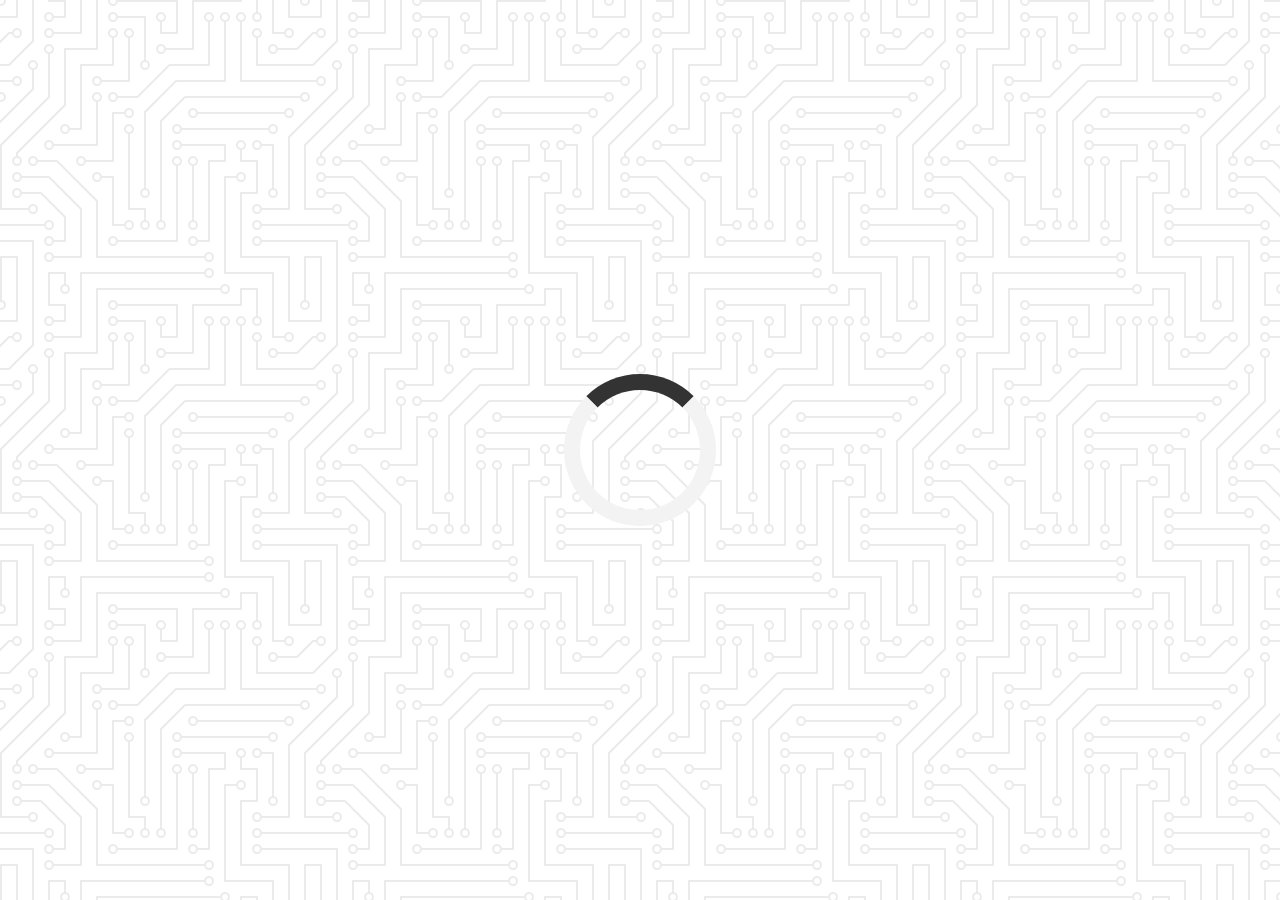
<file: quote_generator/index.html>
<!DOCTYPE html>
<html lang="en">
<head>
    <meta charset="UTF-8">
    <meta name="viewport" content="width=device-width, initial-scale=1.0">
    <title>Quote Generator</title>
    <link rel="icon" type="image/png" href="favicon.png">
    <link rel="stylesheet" href="https://cdnjs.cloudflare.com/ajax/libs/font-awesome/5.10.2/css/all.min.css"/>
    <link rel="stylesheet" href="style.css">
</head>
<body>
    <div class="quote-container" id="quote-container">
        <!-- Quote -->
        <div class="quote-text">
            <i class="fas fa-quote-left"></i>
            <span id="quote"></span>
        </div>
        <!-- Author -->
        <div class="quote-author">
            <span id="author"></span>
        </div>
        <!-- Buttons -->
        <div class="button-container">
            <button class="twitter-button" id="twitter" title="Tweet This!">
                <i class="fab fa-twitter"></i>
            </button>
            <button id="new-quote">New Quote</button>
        </div>
    </div>
    <!-- Loader -->
    <div class="loader" id="loader"></div>
    <!-- Script -->
    <script src="quotes.js"></script>
    <script src="script.js"></script>
</body>
</html>
</file>
<file: calculator/style.css>
html {
  box-sizing: border-box;
}

body {
  margin: 0;
  min-height: 100vh;
  background: #22C1C3;
  background: linear-gradient(0deg, rgba(34, 193, 195, 1) 0%, rgba(253, 187, 45, 1) 100%);
  display: flex;
  justify-content: center;
  align-items: center;
}
h1{
  text-align: center;
  color: #fff;
 
}
.calculator{
  background: #fff;
  width: 400px;
  border-radius: 10px;
  box-shadow: 0px 0px 20px rgba(0, 0, 0, 0.2);
   overflow-x:auto;
  
}
.calculator-display{
  
  background: #000000;
  display: flex;
  flex-direction: column;
  justify-content: flex-end;
  align-items: center;
  padding: 20px;
  margin: auto;
  border-radius: 10px 10px 0 0;
}
.calculator-buttons{
  width: 100%;
  height: 100%;
  display: grid;
  grid-template-columns: repeat(4, 1fr);
  grid-template-rows: repeat(5, 1fr);

}
.equal-sign{
  grid-column: -2;
  grid-row: 2 / span 4;
}
button{
  background: #f1f1f1;
  border: 1px solid #ccc;
  font-size: 1.5rem;
  padding: 20px;
  cursor: pointer;
  border-radius: 5px;
  cursor: pointer;
  background: #4f4949;
  color: #fff;
  
}
</file>
<file: countdown/style.css>
@import url("https://fonts.googleapis.com/css?family=Nunito&display=swap");

html {
  box-sizing: border-box;
}

body {
  margin: 0;
  min-height: 100vh;
  overflow-y: hidden;
  display: flex;
  align-items: center;
  font-family: Nunito, sans-serif;
}

/* Video Background */
.video-background {
  position: fixed;
  right: 0;
  bottom: 0;
  width: 100vw;
  height: auto;
}

video {
  position: absolute;
  top: 50%;
  left: 50%;
  transform: translate(-50%, -50%);
}

.video-overlay {
  position: fixed;
  left: 0;
  top: 0;
  height: 100vh;
  width: 100vw;
  background: rgba(255, 255, 255, 0.35);
}

/* Container */
.container {
  min-width: 580px;
  min-height: 304px;
  color: black;
  margin: 0 auto;
  padding: 25px 50px;
  border-radius: 5px;
  z-index: 2;
  background: rgba(255, 255, 255, 0.85);
  display: flex;
  justify-content: center;
}

.input-container {
  position: relative;
  top: 20px;
}

h1 {
  font-size: 35px;
  text-align: center;
  margin-top: 0;
  margin-bottom: 10px;
}

/* Form */
.form {
  width: 480px;
}

label {
  font-weight: bold;
  margin-left: 10px;
}

input {
  width: 95%;
  margin-bottom: 10px;
  padding: 10px;
  border: 1px solid #ccc;
  border-radius: 20px;
  background: #fff;
  outline: none;
  font-family: Nunito, sans-serif;
}

/* Button */
button {
  width: 100%;
  height: 40px;
  border-radius: 20px;
  margin-top: 15px;
  border: none;
  text-transform: uppercase;
  background: #006959;
  color: white;
  cursor: pointer;
  outline: none;
}

button:hover {
  filter: brightness(110%);
}

/* Countdown */
ul {
  margin-left: -45px;
}

li {
  display: inline-block;
  font-size: 30px;
  list-style-type: none;
  padding: 10px;
  text-transform: uppercase;
}

li span {
  display: block;
  font-size: 80px;
  text-align: center;
}

/* Complete */
.complete {
  position: relative;
  top: 60px;
}

.complete-title {
  animation: complete 4s infinite;
}

@keyframes complete {
  0% {
    color: rgb(233, 12, 12);
  }

  25% {
    color: rgb(214, 193, 0);
  }

  50% {
    color: rgb(68, 231, 19);
    transform: scale(1.5);
  }

  75% {
    color: rgb(19, 79, 209);
  }

  100% {
    color: rgb(188, 16, 211);
  }
}

/* Media Query: Large Smartphone (Vertical) */
@media screen and (max-width: 600px) {
  video {
    object-fit: cover;
    object-position: 70%;
    margin-top: -1px;
  }

  .video-background {
    height: 100vh;
    width: 100vw;
  }

  .container {
    min-width: unset;
    width: 95vw;
    min-height: 245px;
    padding: 20px;
    margin: 10px;
  }

  .input-container {
    top: unset;
  }

  .countdown {
    position: relative;
    top: 10px;
  }

  .form {
    width: unset;
  }

  input {
    width: 93%;
  }

  h1 {
    font-size: 20px;
  }

  li {
    font-size: 15px;
  }

  li span {
    font-size: 40px;
  }
}
</file>
<file: dragndrop/style.css>
/* Trees Image - Pexels: https://www.pexels.com/photo/photo-of-trees-in-forest-3801030/ */
@import url("https://fonts.googleapis.com/css?family=Quicksand&display=swap");

html {
  box-sizing: border-box;
}

:root {
  --column-1: #a2622d;
  --column-2: #1b6161;
  --column-3: #248224;
  --column-4: #a22d22;
}

body {
  margin: 0;
  background: url("./trees.jpg");
  background-size: cover;
  background-position: 50% 60%;
  background-attachment: fixed;
  color: white;
  font-family: Quicksand, sans-serif;
  overflow-y: hidden;
}

h1 {
  letter-spacing: 2px;
  text-shadow: 2px 2px 5px black;
}

.main-title {
  text-align: center;
  font-size: 3rem;
}

ul {
  list-style-type: none;
  margin: 0;
  padding: 0;
}

.drag-container {
  margin: 20px;
}

.drag-list {
  display: flex;
  align-items: flex-start;
}

/* Columns */
.drag-column {
  flex: 1;
  margin: 0 10px;
  position: relative;
  background-color: rgba(0, 0, 0, 0.4);
  border-radius: 10px;
  overflow-x: hidden;
}

.backlog-column .header,
.backlog-column .solid,
.backlog-column .solid:hover,
.backlog-column .over {
  background-color: var(--column-1);
}

.progress-column .header,
.progress-column .solid,
.progress-column .solid:hover,
.progress-column .over {
  background-color: var(--column-2);
}

.complete-column .header,
.complete-column .solid,
.complete-column .solid:hover,
.complete-column .over {
  background-color: var(--column-3);
}

.on-hold-column .header,
.on-hold-column .solid,
.on-hold-column .solid:hover,
.on-hold-column .over {
  background-color: var(--column-4);
}

/* Custom Scrollbar */
.custom-scroll {
  overflow-y: auto;
  max-height: 52vh;
}

.custom-scroll::-webkit-scrollbar-track {
  box-shadow: inset 0 0 6px rgba(0, 0, 0, 0.4);
  border-radius: 10px;
  background-color: rgba(255, 255, 255, 0.3);
  margin-right: 5px;
}

.custom-scroll::-webkit-scrollbar {
  width: 10px;
}

.custom-scroll::-webkit-scrollbar-thumb {
  border-radius: 10px;
  box-shadow: inset 0 0 6px rgba(0, 0, 0, 0.3);
  background-color: rgba(0, 0, 0, 0.8);
}

.header {
  display: flex;
  justify-content: center;
  border-radius: 10px;
  margin: 10px;
}

.header h1 {
  font-size: 1.25rem;
}

/* Drag and Drop */
.over {
  padding: 50px 10px;
}

.drag-item-list {
  min-height: 50px;
}

.drag-item {
  margin: 10px;
  padding: 10px;
  height: fit-content;
  background-color: rgba(0, 0, 0, 0.8);
  border-radius: 10px;
  line-height: 1.5rem;
  letter-spacing: 1px;
  cursor: pointer;
}

.drag-item:focus {
  outline: none;
  background-color: white;
  color: black;
}

/* Add Button Group */
.add-btn-group {
  display: flex;
  justify-content: space-between;
}

.add-btn {
  margin: 10px;
  padding: 5px 10px;
  display: flex;
  align-items: center;
  cursor: pointer;
  width: fit-content;
  border-radius: 5px;
  transition: all 0.3s ease-in;
  user-select: none;
}

.add-btn:hover {
  background-color: rgba(255, 255, 255, 0.9);
  color: black;
}

.add-btn:active {
  transform: scale(0.97);
}

.solid {
  display: none;
}

.solid:hover {
  transition: unset;
  filter: brightness(95%);
  color: white;
}

.plus-sign {
  font-size: 1.5rem;
  margin-right: 5px;
  position: relative;
  top: -3px;
}

.add-container {
  margin: 10px;
  padding: 5px 10px;
  border-radius: 10px;
  background-color: rgba(255, 255, 255, 0.9);
  min-height: 100px;
  display: none;
}

.add-item {
  width: 100%;
  min-height: 100px;
  height: auto;
  background-color: white;
  border-radius: 10px;
  margin: 5px auto;
  resize: none;
  color: black;
  padding: 10px;
}

.add-item:focus {
  outline: none;
}

/* Media Query: Laptop */
@media screen and (max-width: 1800px) {
  .main-title {
    font-size: 2rem;
  }
}

/* Media Query: Large Smartphone (Vertical) */
@media screen and (max-width: 600px) {
  body {
    overflow-y: auto;
  }

  .drag-container {
    margin: 0;
  }

  .drag-list {
    display: block;
  }

  .drag-column {
    margin: 10px;
  }
}
</file>
<file: form_validator/style.css>
@import url("https://fonts.googleapis.com/css?family=Sen&display=swap");

html {
  box-sizing: border-box;
}

body {
  margin: 0;
  min-height: 100vh;
  font-family: Sen, sans-serif;
  letter-spacing: 2px;
  display: flex;
  align-items: center;
  justify-content: center;
  background: #c9ced3;
}

.container {
  width: 480px;
  height: 630px;
  background: white;
  display: flex;
  flex-direction: column;
  align-items: center;
  border-radius: 10px;
  box-shadow: 0 5px 30px 10px rgba(0, 0, 0, 0.4);
}

/* Form */
form {
  width: 90%;
}

.form-group {
  height: 65px;
}

label {
  position: relative;
  bottom: 3px;
}

input {
  width: 100%;
  height: 34px;
  padding: 5px;
  border: 1px solid black;
  border-radius: 5px;
  outline: none;
  box-sizing: border-box;
  transition: all 0.3s;
}

input:valid {
  border: 1px solid green;
}

input:invalid {
  border: 1px solid red;
}

button {
  cursor: pointer;
  color: white;
  background: black;
  border: none;
  border-radius: 5px;
  height: 50px;
  width: 100%;
  font-family: Sen, sans-serif;
  font-size: 20px;
  letter-spacing: 2px;
  margin-top: 5px;
}

button:hover {
  filter: brightness(200%);
  background: rgb(22, 22, 22);
}

button:focus {
  outline: none;
}

.message-container {
  border: 1px solid black;
  border-radius: 5px;
  width: 90%;
  margin-top: 20px;
  display: flex;
  justify-content: center;
  color: black;
}
</file>
<file: infinite_scroll/style.css>
@import url("https://fonts.googleapis.com/css?family=Bebas+Neue&display=swap");

html {
  box-sizing: border-box;
}

body {
  margin: 0;
  font-family: Bebas Neue, sans-serif;
  background: whitesmoke;
}

h1 {
  text-align: center;
  margin-top: 25px;
  margin-bottom: 15px;
  font-size: 40px;
  letter-spacing: 5px;
}

/* Loader */
.loader {
  position: fixed;
  top: 0;
  bottom: 0;
  left: 0;
  right: 0;
  background: rgba(255, 255, 255, 0.8);
}

.loader img {
  position: fixed;
  top: 50%;
  left: 50%;
  transform: translate(-50%, -50%);
}

/* Image Container */
.image-container {
  margin: 10px 30%;
}

.image-container img {
  width: 100%;
  margin-top: 5px;
}

/* Media Query: Large Smartphone Vertical */
@media screen and (max-width: 600px) {
  h1 {
    font-size: 20px;
  }

  .image-container {
    margin: 10px;
  }
}
</file>
<file: joke_teller/style.css>
/* ROBOT.GIF from Giphy - https://giphy.com/gifs/robot-cinema-4d-eyedesyn-3o7abtn7DuREEpsyWY */

html {
  box-sizing: border-box;
}

body {
  margin: 0;
  background: #45badd;
}

.container {
  height: 100vh;
  width: 100vw;
  display: flex;
  flex-direction: column;
  justify-content: center;
  align-items: center;
  background: url('./robot.gif');
  background-size: contain;
  background-position: left center;
  background-repeat: no-repeat;
}

button {
  cursor: pointer;
  outline: none;
  width: 200px;
  height: 50px;
  font-family: Courier, monospace;
  font-size: 20px;
  color: white;
  background: #ff3482;
  border: none;
  border-radius: 5px;
  box-shadow: 2px 2px 20px 10px rgba(0, 0, 0, 0.2);
}

button:hover {
  filter: brightness(95%);
}

button:active {
  transform: scale(0.98);
}

button:disabled {
  cursor: default;
  filter: brightness(30%);
}

/* Media Query: Tablet or Smaller */
@media screen and (max-width: 1000px) {
  .container {
    background-position: center center;
    background-size: cover;
  }

  button {
    box-shadow: 5px 5px 30px 20px rgba(0, 0, 0, 0.5);
  }
}
</file>
<file: JS-Game/style.css>
*{
    margin: 0;
    padding: 0;
    box-sizing: border-box;
}
:root{
    --primary-color: #1e1e1e;
    --secondary-color: #ffffff;
    --accent-color: #ff0000;
    --font-family: 'Arial', sans-serif;
    --text-color: #ffffff;
    --space-xs: 4px;
    --space-sm: 8px;
    --space-md: 16px;
    --space-xl: 32px;
    --space-2xl: 64px;
    --space-3xl: 128px;  
}
html,body{

    height:100%;
    width:100%;

}
html{
    background-color: var(--primary-color);
    color:var(--text-color);
}

main,section{
    width:100%;
    height:100%;
    padding:40px;
    border-radius: 10px;
    border:1px solid var(--secondary-color);
   
}
section .infos{
    display: flex;
    justify-content: space-between;
    align-items: center;
    width:100%;

}
.section{
    display: flex;
    justify-content: space-evenly;
    align-items: center;
    
}
.board{
    position: relative;
    left:5%;

    height: 80%;
    width: 80%;
    margin-top:30px;
    border:#eeeeee solid 1px;
    display: grid;
    grid-template-columns: repeat(auto-fill, minmax(30px,1fr));
    grid-template-rows: repeat(auto-fill, minmax(30px,1fr));
    

      

}

.block{
    width:30px;
    height:30px;
    border:1px solid var(--secondary-color);
}
</file>
<file: light_and_day/style.css>
@import url('https://fonts.googleapis.com/css?family=Comfortaa|Kaushan+Script|Oswald&display=swap');

:root {
  --primary-color: rgb(255, 92, 92);
  --primary-variant: #ff2d2d;
  --secondary-color: #1b9999;
  --on-primary: rgb(250, 250, 250);
  --on-background: rgb(66, 66, 66);
  --on-background-alt: rgba(66, 66, 66, 0.7);
  --background: rgb(255, 255, 255);
  --box-shadow: 0 5px 20px 1px rgba(0, 0, 0, 0.5);
}

[data-theme="dark"] {
  --primary-color: rgb(150, 65, 255);
  --primary-variant: #6c63ff;
  --secondary-color: #03dac5;
  --on-primary: #000;
  --on-background: rgba(255, 255, 255, 0.9);
  --on-background-alt: rgba(255, 255, 255, 0.7);
  --background: #121212;
}

html {
  box-sizing: border-box;
  scroll-behavior: smooth;
}

body {
  margin: 0;
  color: var(--on-background);
  font-family: Comfortaa, sans-serif;
  background-color: var(--background);
  background-image: url("data:image/svg+xml,%3Csvg width='180' height='180' viewBox='0 0 180 180' xmlns='http://www.w3.org/2000/svg'%3E%3Cpath d='M81.28 88H68.413l19.298 19.298L81.28 88zm2.107 0h13.226L90 107.838 83.387 88zm15.334 0h12.866l-19.298 19.298L98.72 88zm-32.927-2.207L73.586 78h32.827l.5.5 7.294 7.293L115.414 87l-24.707 24.707-.707.707L64.586 87l1.207-1.207zm2.62.207L74 80.414 79.586 86H68.414zm16 0L90 80.414 95.586 86H84.414zm16 0L106 80.414 111.586 86h-11.172zm-8-6h11.173L98 85.586 92.414 80zM82 85.586L87.586 80H76.414L82 85.586zM17.414 0L.707 16.707 0 17.414V0h17.414zM4.28 0L0 12.838V0h4.28zm10.306 0L2.288 12.298 6.388 0h8.198zM180 17.414L162.586 0H180v17.414zM165.414 0l12.298 12.298L173.612 0h-8.198zM180 12.838L175.72 0H180v12.838zM0 163h16.413l.5.5 7.294 7.293L25.414 172l-8 8H0v-17zm0 10h6.613l-2.334 7H0v-7zm14.586 7l7-7H8.72l-2.333 7h8.2zM0 165.414L5.586 171H0v-5.586zM10.414 171L16 165.414 21.586 171H10.414zm-8-6h11.172L8 170.586 2.414 165zM180 163h-16.413l-7.794 7.793-1.207 1.207 8 8H180v-17zm-14.586 17l-7-7h12.865l2.333 7h-8.2zM180 173h-6.613l2.334 7H180v-7zm-21.586-2l5.586-5.586 5.586 5.586h-11.172zM180 165.414L174.414 171H180v-5.586zm-8 5.172l5.586-5.586h-11.172l5.586 5.586zM152.933 25.653l1.414 1.414-33.94 33.942-1.416-1.416 33.943-33.94zm1.414 127.28l-1.414 1.414-33.942-33.94 1.416-1.416 33.94 33.943zm-127.28 1.414l-1.414-1.414 33.94-33.942 1.416 1.416-33.943 33.94zm-1.414-127.28l1.414-1.414 33.942 33.94-1.416 1.416-33.94-33.943zM0 85c2.21 0 4 1.79 4 4s-1.79 4-4 4v-8zm180 0c-2.21 0-4 1.79-4 4s1.79 4 4 4v-8zM94 0c0 2.21-1.79 4-4 4s-4-1.79-4-4h8zm0 180c0-2.21-1.79-4-4-4s-4 1.79-4 4h8z' fill='%233ca5bb' fill-opacity='0.29' fill-rule='evenodd'/%3E%3C/svg%3E");
}

section {
  min-height: 100vh;
  display: flex;
  justify-content: center;
  align-items: center;
  flex-direction: column;
}

h1 {
  font-family: Kaushan Script, sans-serif;
  font-size: 100px;
  margin-bottom: 0;
}

h2 {
  font-size: 32px;
  font-weight: normal;
  color: var(--on-background-alt);
}

/* Navigation */
nav {
  z-index: 10;
  position: fixed;
  font-family: Oswald, sans-serif;
  font-size: 24px;
  letter-spacing: 3px;
  padding: 25px;
  width: 100vw;
  background: rgb(255 255 255 / 50%);
}

a {
  margin-right: 25px;
  color: var(--primary-color);
  text-decoration: none;
  border-bottom: 3px solid transparent;
  font-weight: bold;
}

a:hover,
a:focus {
  color: var(--on-background);
  border-bottom: 3px solid;
}

/* Home Section */
.title-group {
  text-align: center;
}

/* About Section */
.about-container {
  display: flex;
}

.image-container {
  border: 1px solid var(--secondary-color);
  border-radius: 10px;
  padding: 10px 20px;
  margin-right: 25px;
  width: auto;
  background: var(--background);
  box-shadow: var(--box-shadow);
}

img {
  height: 300px;
  width: 300px;
}

/* Projects Section */
.buttons {
  margin-top: 15px;
  margin-bottom: 50px;
}

button {
  min-width: 100px;
  height: 40px;
  cursor: pointer;
  border-radius: 10px;
  margin-right: 10px;
  border: 2px solid var(--primary-color);
  font-size: 15px;
  outline: none;
}

button:disabled {
  opacity: 0.4;
  cursor: default;
}

button:hover:not(.outline) {
  filter: brightness(110%);
}

.primary {
  background: var(--primary-color);
  color: var(--on-primary);
}

.secondary {
  border: 2px solid var(--secondary-color);
}

.secondary,
.secondary:hover,
.outline.secondary:hover {
  background: var(--secondary-color);
  color: var(--on-primary);
}

.outline {
  background: var(--background);
  color: var(--on-background);
}

.outline:hover {
  background: var(--primary-color);
  color: var(--on-primary);
}

.text-box {
  width: 40%;
  text-align: justify;
  background: rgb(0 0 0 / 50%);
  color: var(--on-primary);
  border-radius: 10px;
  padding: 30px;
}

p {
  margin: 0;
  line-height: 25px;
}

/* Contact Section */
.fab {
  font-size: 100px;
  margin-right: 50px;
  cursor: pointer;
  color: var(--primary-color);
}

.fab:hover {
  color: var(--on-background);
}

/* Dark Mode Toggle */
.theme-switch-wrapper {
  display: flex;
  align-items: center;
  z-index: 100;
  position: fixed;
  right: 25px;
  top: 30px;
}

.theme-switch-wrapper span {
  margin-right: 10px;
  font-size: 1rem;
}

.toggle-text {
  position: relative;
  top: -4px;
  right: 5px;
  color: var(--on-background);
}

.theme-switch {
  display: inline-block;
  height: 34px;
  position: relative;
  width: 60px;
}

.theme-switch input {
  display: none;
}

.slider {
  background: #ccc;
  bottom: 0;
  cursor: pointer;
  left: 0;
  position: absolute;
  right: 0;
  top: 0;
  transition: 0.4s;
}

.slider::before {
  background: #fff;
  bottom: 4px;
  content: "";
  height: 26px;
  left: 4px;
  position: absolute;
  transition: 0.4s;
  width: 26px;
}

input:checked + .slider {
  background: var(--primary-color);
}

input:checked + .slider::before {
  transform: translateX(26px);
}

.slider.round {
  border-radius: 34px;
}

.slider.round::before {
  border-radius: 50%;
}

.fas {
  font-size: 30px;
  margin-right: 5px;
}
</file>
<file: Navigation/style.css>
@import url("https://fonts.googleapis.com/css?family=Nunito&display=swap");

:root {
  --primaryColor: #fff;
  --navColor1: #21292c;
  --navColor2: #aa3e39;
  --navColor3: #aa6e39;
  --navColor4: #236267;
  --navColor5: #2c8437;
}

html {
  box-sizing: border-box;
}

body {
  margin: 0;
  background: #000;
  font-family: Nunito, sans-serif;
}


.overlay {
  position: fixed;
  z-index: 9;
  top: 0;
  left: 0;
  width: 100vw;
  height: 100vh;
  background-color: rgba(0, 0, 0, 0.7);
  transform: translateX(-100vw);
}

.overlay-slide-right {
  transition: all 0.4s ease-in-out;
  transform: translateX(0);
}

.overlay-slide-left {
  transition: all 0.8s ease-in-out;
  transform: translateX(-100vw);
}

/* Nav Menu Items */
nav,
nav ul {
  height: 100vh;
  margin: 0;
  padding: 0;
}

nav ul {
  display: flex;
  flex-direction: column;
  justify-content: stretch;
  list-style: none;
}

nav ul li {
  height: 20%;
  overflow: hidden;
}

nav li a {
  position: relative;
  top: 45%;
  color: #fff;
  text-transform: uppercase;
  letter-spacing: 4px;
  text-decoration: none;
  display: block;
  text-align: center;
}

nav li a:hover {
  transform: scale(1.2);
}

nav li a::before {
  content: "";
  width: 25vw;
  height: 3px;
  background-color: #fff;
  position: absolute;
  top: 47.5%;
  left: 0;
  opacity: 0;
}

nav li a:hover::before {
  opacity: 1;
}

nav li:nth-of-type(1) {
  background-color: var(--navColor1);
}

nav li:nth-of-type(2) {
  background-color: var(--navColor2);
}

nav li:nth-of-type(3) {
  background-color: var(--navColor3);
}

nav li:nth-of-type(4) {
  background-color: var(--navColor4);
}

nav li:nth-of-type(5) {
  background-color: var(--navColor5);
}

/* Slide in animation with delay for each */
.slide-in-1 {
  animation: slide-in 0.4s linear 0.2s both;
}

.slide-in-2 {
  animation: slide-in 0.4s linear 0.4s both;
}

.slide-in-3 {
  animation: slide-in 0.4s linear 0.6s both;
}

.slide-in-4 {
  animation: slide-in 0.4s linear 0.8s both;
}

.slide-in-5 {
  animation: slide-in 0.4s linear 1s both;
}

@keyframes slide-in {
  from {
    transform: translateX(-100%);
  }

  to {
    transform: translateX(0);
  }
}


.slide-out-1 {
  animation: slide-out 0.3s linear 0.5s both;
}

.slide-out-2 {
  animation: slide-out 0.3s linear 0.4s both;
}

.slide-out-3 {
  animation: slide-out 0.3s linear 0.3s both;
}

.slide-out-4 {
  animation: slide-out 0.3s linear 0.2s both;
}

.slide-out-5 {
  animation: slide-out 0.3s linear 0.1s both;
}

@keyframes slide-out {
  from {
    transform: translateX(0);
  }

  to {
    transform: translateX(-100%);
  }
}



.menu-bars {
  position: fixed;
  top: 1rem;
  right: 2rem;
  z-index: 10;
  display: inline;
  cursor: pointer;
}

.bar1,
.bar2,
.bar3 {
  width: 35px;
  height: 2px;
  background-color: #fff;
  margin: 8px 0;
  transition: 0.4s;
}


.change .bar1 {
  transform: rotate(-45deg) translate(-7px, 8px);
}


.change .bar2 {
  opacity: 0;
}

/* Rotate last bar */
.change .bar3 {
  transform: rotate(45deg) translate(-6px, -8px);
}


section {
  width: 100%;
  height: 100vh;
  position: relative;
  display: flex;
  justify-content: center;
  align-items: center;
  text-transform: uppercase;
  letter-spacing: 2px;
  color: var(--primaryColor);
}

section#home {
  background-image: url("https://images.unsplash.com/photo-1581453904507-626ddb717f14?ixlib=rb-1.2.1&ixid=eyJhcHBfaWQiOjEyMDd9&auto=format&fit=crop&w=2089&q=80");
  background-size: cover;
  background-position: center center;
}

section#home a {
  position: absolute;
  z-index: 2;
  top: 1.5rem;
  left: 1.5rem;
  text-decoration: none;
  font-size: 0.8rem;
  padding-bottom: 5px;
  color: var(--primaryColor);
  border-bottom: 1px solid var(--primaryColor);
}

section#about {
  background-color: var(--navColor2);
}

section#skills {
  background-color: var(--navColor3);
}

section#projects {
  background-color: var(--navColor4);
}

section#contact {
  background-color: var(--navColor5);
}

/* Media Query: Large Smartphone (Vertical) */
@media (max-width: 600px) {
  section#home a {
    top: 1rem;
    left: 1rem;
  }

  .menu-bars {
    top: 0.5rem;
    right: 1rem;
  }
}
</file>
<file: paint_clone/style.css>
@import url("https://fonts.googleapis.com/css?family=Oswald&display=swap");

* {
  box-sizing: border-box;
}

body {
  margin: 0;
  background-color: rgb(177, 177, 177);
  font-family: Oswald, sans-serif;
  overflow: hidden;
}

.top-bar {
  padding-left: 15px;
  height: 50px;
  width: 100%;
  position: fixed;
  background-color: grey;
  display: flex;
  justify-content: center;
}

/* Font Awesome Icons */
.fas,
.far {
  font-size: 25px;
  position: relative;
  top: 5px;
  background-color: rgb(82, 82, 82);
  color: white;
  padding: 5px;
  border-radius: 5px;
  width: 40px;
  text-align: center;
  cursor: pointer;
}

.fas:hover,
.far:hover {
  filter: brightness(90%);
}

.fa-fill-drip {
  cursor: default;
}

.fa-undo-alt:hover,
.fa-trash-alt:hover {
  color: rgb(223, 37, 37);
}

/* Tools */
.active-tool {
  position: absolute;
  top: 9px;
  left: 5px;
}

.active-tool > span {
  background-color: rgb(82, 82, 82);
  border-radius: 5px;
  padding: 2.5px 16px;
  color: white;
  font-size: 20px;
  user-select: none;
}

.tool {
  position: relative;
  top: 3px;
}

.tool:not(:first-child) {
  margin-left: 8px;
}

.brush {
  background-color: rgb(114, 114, 114);
  height: 44px;
  width: 345px;
}

.brush > * {
  margin-left: 10px;
}

.size {
  min-width: 40px;
  height: 35px;
  position: relative;
  top: 4px;
  left: -5px;
  background-color: rgb(82, 82, 82);
  border-radius: 5px;
  padding: 2.5px 8px;
  color: white;
  font-size: 20px;
  user-select: none;
}

/* Custom Slider */
.slider {
  -webkit-appearance: none;
  position: relative;
  left: -8px;
  width: 100px;
  height: 10px;
  background: rgb(177, 177, 177);
  outline: none;
  opacity: 0.7;
  cursor: pointer;
  -webkit-transition: 0.2s;
  transition: opacity 0.2s;
}

.slider:hover {
  opacity: 1;
}

.slider::-webkit-slider-thumb {
  -webkit-appearance: none;
  appearance: none;
  width: 10px;
  height: 10px;
  background: rgb(47, 47, 47);
}

.slider::-moz-range-thumb {
  width: 10px;
  height: 10px;
  background: rgb(47, 47, 47);
}

/* JS Color */
.jscolor {
  border-style: solid;
  border-radius: 5px;
  height: 35px;
  width: 120px;
  margin-left: 3px;
  text-align: center;
  cursor: pointer;
  outline: none;
}

/* Canvas */
canvas#canvas {
  background-color: rgb(177, 177, 177);
  position: absolute;
  top: 50px;
  cursor: crosshair;
  z-index: 10;
}

/* Mobile Message */
.mobile-message {
  display: none;
}

/* Media Query: Mobile Devices */
@media screen and (max-width: 800px) {
  .mobile-message {
    position: absolute;
    height: 100vh;
    width: 100%;
    background-color: rgb(0, 0, 0);
    color: white;
    display: flex;
    justify-content: center;
    align-items: center;
    text-align: center;
    z-index: 100;
  }
}
</file>
<file: pic_in_pic/style.css>
@import url("https://fonts.googleapis.com/css?family=Barlow&display=swap");

html {
  box-sizing: border-box;
}

body {
  margin: 0;
  height: 100vh;
  display: flex;
  align-items: center;
  justify-content: center;
  background: rgb(37, 37, 37);
}

.button-container {
  border: 2px solid black;
  padding: 10px;
  border-radius: 7px;
  box-shadow: inset 0 20px 4px -19px rgba(255, 255, 255, 0.7);
}

button {
  cursor: pointer;
  outline: none;
  width: 120px;
  height: 75px;
  font-family: Barlow, sans-serif;
  font-size: 25px;
  color: white;
  text-shadow: 0 2px 5px black;
  background: linear-gradient(to top, #696969, #575757);
  border: 2px solid black;
  border-radius: 7px;
  box-shadow: inset 0 20px 4px -19px rgba(255, 255, 255, 0.4), 0 12px 12px 0 rgba(0, 0, 0, 0.3);
}

button:hover {
  background: linear-gradient(to bottom, #696969, #575757);
}

button:active {
  transform: translateY(3px);
  box-shadow: 0 6px 6px 0 rgba(0, 0, 0, 0.3);
}
</file>
<file: Pong/style.css>
body {
  margin: 0;
  background-color: rgb(39, 39, 39);
  display: flex;
  justify-content: center;
  font-family: "Courier New", Courier, monospace;
}

canvas {
  margin-top: 25px;
  z-index: 10;
}

.game-over-container {
  position: absolute;
  top: 50%;
  left: 50%;
  transform: translate(-50%, -50%);
  width: 500px;
  height: 700px;
  background-color: rgb(56, 56, 56);
  margin-top: -4px;
  z-index: 11;
  display: flex;
  flex-direction: column;
  justify-content: center;
  align-items: center;
  color: whitesmoke;
}

button {
  cursor: pointer;
  color: rgb(0, 0, 0);
  background-color: rgb(195, 195, 195);
  border: none;
  height: 50px;
  width: 200px;
  border-radius: 5px;
  font-size: 20px;
  font-family: "Courier New", Courier, monospace;
}

button:hover {
  filter: brightness(80%);
}

button:active {
  transform: scale(0.95);
}

button:focus {
  outline: none;
}

/* Montior and Larger */
@media screen and (min-width: 1800px) {
  canvas {
    margin-top: 100px;
  }

  .game-over-container {
    margin-top: -19px;
  }
}

/* Large Smartphone (Vertical) */
@media screen and (max-width: 500px) {
  canvas {
    width: 100%;
    height: 700px;
    margin-top: 50px;
  }

  .game-over-container {
    width: 100%;
    height: 700px;
  }
}
</file>
<file: quote_generator/style.css>
@import url("https://fonts.googleapis.com/css?family=Montserrat&display=swap");

html {
  box-sizing: border-box;
}

body {
  margin: 0;
  min-height: 100vh;
  background-color: #fff;
  background-image: url("data:image/svg+xml,%3Csvg xmlns='http://www.w3.org/2000/svg' viewBox='0 0 304 304' width='304' height='304'%3E%3Cpath fill='%23000000' fill-opacity='0.08' d='M44.1 224a5 5 0 1 1 0 2H0v-2h44.1zm160 48a5 5 0 1 1 0 2H82v-2h122.1zm57.8-46a5 5 0 1 1 0-2H304v2h-42.1zm0 16a5 5 0 1 1 0-2H304v2h-42.1zm6.2-114a5 5 0 1 1 0 2h-86.2a5 5 0 1 1 0-2h86.2zm-256-48a5 5 0 1 1 0 2H0v-2h12.1zm185.8 34a5 5 0 1 1 0-2h86.2a5 5 0 1 1 0 2h-86.2zM258 12.1a5 5 0 1 1-2 0V0h2v12.1zm-64 208a5 5 0 1 1-2 0v-54.2a5 5 0 1 1 2 0v54.2zm48-198.2V80h62v2h-64V21.9a5 5 0 1 1 2 0zm16 16V64h46v2h-48V37.9a5 5 0 1 1 2 0zm-128 96V208h16v12.1a5 5 0 1 1-2 0V210h-16v-76.1a5 5 0 1 1 2 0zm-5.9-21.9a5 5 0 1 1 0 2H114v48H85.9a5 5 0 1 1 0-2H112v-48h12.1zm-6.2 130a5 5 0 1 1 0-2H176v-74.1a5 5 0 1 1 2 0V242h-60.1zm-16-64a5 5 0 1 1 0-2H114v48h10.1a5 5 0 1 1 0 2H112v-48h-10.1zM66 284.1a5 5 0 1 1-2 0V274H50v30h-2v-32h18v12.1zM236.1 176a5 5 0 1 1 0 2H226v94h48v32h-2v-30h-48v-98h12.1zm25.8-30a5 5 0 1 1 0-2H274v44.1a5 5 0 1 1-2 0V146h-10.1zm-64 96a5 5 0 1 1 0-2H208v-80h16v-14h-42.1a5 5 0 1 1 0-2H226v18h-16v80h-12.1zm86.2-210a5 5 0 1 1 0 2H272V0h2v32h10.1zM98 101.9V146H53.9a5 5 0 1 1 0-2H96v-42.1a5 5 0 1 1 2 0zM53.9 34a5 5 0 1 1 0-2H80V0h2v34H53.9zm60.1 3.9V66H82v64H69.9a5 5 0 1 1 0-2H80V64h32V37.9a5 5 0 1 1 2 0zM101.9 82a5 5 0 1 1 0-2H128V37.9a5 5 0 1 1 2 0V82h-28.1zm16-64a5 5 0 1 1 0-2H146v44.1a5 5 0 1 1-2 0V18h-26.1zm102.2 270a5 5 0 1 1 0 2H98v14h-2v-16h124.1zM242 149.9V160h16v34h-16v62h48v48h-2v-46h-48v-66h16v-30h-16v-12.1a5 5 0 1 1 2 0zM53.9 18a5 5 0 1 1 0-2H64V2H48V0h18v18H53.9zm112 32a5 5 0 1 1 0-2H192V0h50v2h-48v48h-28.1zm-48-48a5 5 0 0 1-9.8-2h2.07a3 3 0 1 0 5.66 0H178v34h-18V21.9a5 5 0 1 1 2 0V32h14V2h-58.1zm0 96a5 5 0 1 1 0-2H137l32-32h39V21.9a5 5 0 1 1 2 0V66h-40.17l-32 32H117.9zm28.1 90.1a5 5 0 1 1-2 0v-76.51L175.59 80H224V21.9a5 5 0 1 1 2 0V82h-49.59L146 112.41v75.69zm16 32a5 5 0 1 1-2 0v-99.51L184.59 96H300.1a5 5 0 0 1 3.9-3.9v2.07a3 3 0 0 0 0 5.66v2.07a5 5 0 0 1-3.9-3.9H185.41L162 121.41v98.69zm-144-64a5 5 0 1 1-2 0v-3.51l48-48V48h32V0h2v50H66v55.41l-48 48v2.69zM50 53.9v43.51l-48 48V208h26.1a5 5 0 1 1 0 2H0v-65.41l48-48V53.9a5 5 0 1 1 2 0zm-16 16V89.41l-34 34v-2.82l32-32V69.9a5 5 0 1 1 2 0zM12.1 32a5 5 0 1 1 0 2H9.41L0 43.41V40.6L8.59 32h3.51zm265.8 18a5 5 0 1 1 0-2h18.69l7.41-7.41v2.82L297.41 50H277.9zm-16 160a5 5 0 1 1 0-2H288v-71.41l16-16v2.82l-14 14V210h-28.1zm-208 32a5 5 0 1 1 0-2H64v-22.59L40.59 194H21.9a5 5 0 1 1 0-2H41.41L66 216.59V242H53.9zm150.2 14a5 5 0 1 1 0 2H96v-56.6L56.6 162H37.9a5 5 0 1 1 0-2h19.5L98 200.6V256h106.1zm-150.2 2a5 5 0 1 1 0-2H80v-46.59L48.59 178H21.9a5 5 0 1 1 0-2H49.41L82 208.59V258H53.9zM34 39.8v1.61L9.41 66H0v-2h8.59L32 40.59V0h2v39.8zM2 300.1a5 5 0 0 1 3.9 3.9H3.83A3 3 0 0 0 0 302.17V256h18v48h-2v-46H2v42.1zM34 241v63h-2v-62H0v-2h34v1zM17 18H0v-2h16V0h2v18h-1zm273-2h14v2h-16V0h2v16zm-32 273v15h-2v-14h-14v14h-2v-16h18v1zM0 92.1A5.02 5.02 0 0 1 6 97a5 5 0 0 1-6 4.9v-2.07a3 3 0 1 0 0-5.66V92.1zM80 272h2v32h-2v-32zm37.9 32h-2.07a3 3 0 0 0-5.66 0h-2.07a5 5 0 0 1 9.8 0zM5.9 0A5.02 5.02 0 0 1 0 5.9V3.83A3 3 0 0 0 3.83 0H5.9zm294.2 0h2.07A3 3 0 0 0 304 3.83V5.9a5 5 0 0 1-3.9-5.9zm3.9 300.1v2.07a3 3 0 0 0-1.83 1.83h-2.07a5 5 0 0 1 3.9-3.9zM97 100a3 3 0 1 0 0-6 3 3 0 0 0 0 6zm0-16a3 3 0 1 0 0-6 3 3 0 0 0 0 6zm16 16a3 3 0 1 0 0-6 3 3 0 0 0 0 6zm16 16a3 3 0 1 0 0-6 3 3 0 0 0 0 6zm0 16a3 3 0 1 0 0-6 3 3 0 0 0 0 6zm-48 32a3 3 0 1 0 0-6 3 3 0 0 0 0 6zm16 16a3 3 0 1 0 0-6 3 3 0 0 0 0 6zm32 48a3 3 0 1 0 0-6 3 3 0 0 0 0 6zm-16 16a3 3 0 1 0 0-6 3 3 0 0 0 0 6zm32-16a3 3 0 1 0 0-6 3 3 0 0 0 0 6zm0-32a3 3 0 1 0 0-6 3 3 0 0 0 0 6zm16 32a3 3 0 1 0 0-6 3 3 0 0 0 0 6zm32 16a3 3 0 1 0 0-6 3 3 0 0 0 0 6zm0-16a3 3 0 1 0 0-6 3 3 0 0 0 0 6zm-16-64a3 3 0 1 0 0-6 3 3 0 0 0 0 6zm16 0a3 3 0 1 0 0-6 3 3 0 0 0 0 6zm16 96a3 3 0 1 0 0-6 3 3 0 0 0 0 6zm0 16a3 3 0 1 0 0-6 3 3 0 0 0 0 6zm16 16a3 3 0 1 0 0-6 3 3 0 0 0 0 6zm16-144a3 3 0 1 0 0-6 3 3 0 0 0 0 6zm0 32a3 3 0 1 0 0-6 3 3 0 0 0 0 6zm16-32a3 3 0 1 0 0-6 3 3 0 0 0 0 6zm16-16a3 3 0 1 0 0-6 3 3 0 0 0 0 6zm-96 0a3 3 0 1 0 0-6 3 3 0 0 0 0 6zm0 16a3 3 0 1 0 0-6 3 3 0 0 0 0 6zm16-32a3 3 0 1 0 0-6 3 3 0 0 0 0 6zm96 0a3 3 0 1 0 0-6 3 3 0 0 0 0 6zm-16-64a3 3 0 1 0 0-6 3 3 0 0 0 0 6zm16-16a3 3 0 1 0 0-6 3 3 0 0 0 0 6zm-32 0a3 3 0 1 0 0-6 3 3 0 0 0 0 6zm0-16a3 3 0 1 0 0-6 3 3 0 0 0 0 6zm-16 0a3 3 0 1 0 0-6 3 3 0 0 0 0 6zm-16 0a3 3 0 1 0 0-6 3 3 0 0 0 0 6zm-16 0a3 3 0 1 0 0-6 3 3 0 0 0 0 6zM49 36a3 3 0 1 0 0-6 3 3 0 0 0 0 6zm-32 0a3 3 0 1 0 0-6 3 3 0 0 0 0 6zm32 16a3 3 0 1 0 0-6 3 3 0 0 0 0 6zM33 68a3 3 0 1 0 0-6 3 3 0 0 0 0 6zm16-48a3 3 0 1 0 0-6 3 3 0 0 0 0 6zm0 240a3 3 0 1 0 0-6 3 3 0 0 0 0 6zm16 32a3 3 0 1 0 0-6 3 3 0 0 0 0 6zm-16-64a3 3 0 1 0 0-6 3 3 0 0 0 0 6zm0 16a3 3 0 1 0 0-6 3 3 0 0 0 0 6zm-16-32a3 3 0 1 0 0-6 3 3 0 0 0 0 6zm80-176a3 3 0 1 0 0-6 3 3 0 0 0 0 6zm16 0a3 3 0 1 0 0-6 3 3 0 0 0 0 6zm-16-16a3 3 0 1 0 0-6 3 3 0 0 0 0 6zm32 48a3 3 0 1 0 0-6 3 3 0 0 0 0 6zm16-16a3 3 0 1 0 0-6 3 3 0 0 0 0 6zm0-32a3 3 0 1 0 0-6 3 3 0 0 0 0 6zm112 176a3 3 0 1 0 0-6 3 3 0 0 0 0 6zm-16 16a3 3 0 1 0 0-6 3 3 0 0 0 0 6zm0 16a3 3 0 1 0 0-6 3 3 0 0 0 0 6zm0 16a3 3 0 1 0 0-6 3 3 0 0 0 0 6zM17 180a3 3 0 1 0 0-6 3 3 0 0 0 0 6zm0 16a3 3 0 1 0 0-6 3 3 0 0 0 0 6zm0-32a3 3 0 1 0 0-6 3 3 0 0 0 0 6zm16 0a3 3 0 1 0 0-6 3 3 0 0 0 0 6zM17 84a3 3 0 1 0 0-6 3 3 0 0 0 0 6zm32 64a3 3 0 1 0 0-6 3 3 0 0 0 0 6zm16-16a3 3 0 1 0 0-6 3 3 0 0 0 0 6z'%3E%3C/path%3E%3C/svg%3E");
  color: #000;
  font-family: Montserrat, sans-serif;
  font-weight: 700;
  text-align: center;
  display: flex;
  align-items: center;
  justify-content: center;
}

.quote-container {
  width: auto;
  max-width: 900px;
  padding: 20px 30px;
  border-radius: 10px;
  background-color: rgba(255, 255, 255, 0.4);
  box-shadow: 0 10px 10px 10px rgba(0, 0, 0, 0.2);
}

.quote-text {
  font-size: 2.75rem;
}

.long-quote {
  font-size: 2rem;
}

.fa-quote-left {
  font-size: 4rem;
}

.quote-author {
  margin-top: 15px;
  font-size: 2rem;
  font-weight: 400;
  font-style: italic;
}

.button-container {
  margin-top: 15px;
  display: flex;
  justify-content: space-between;
}

button {
  cursor: pointer;
  font-size: 1.2rem;
  height: 2.5rem;
  border: none;
  border-radius: 10px;
  color: #fff;
  background-color: #333;
  outline: none;
  padding: 0.5rem 1.8rem 0.5rem 1.8rem;
  box-shadow: 0 0.3rem rgba(121, 121, 121, 0.65);
}

button:hover {
  filter: brightness(110%);
}

button:active {
  transform: translate(0, 0.3rem);
  box-shadow: 0 0.1rem rgba(255, 255, 255, 0.65);
}

.twitter-button:hover {
  color: #38a1f3;
}

.fa-twitter {
  font-size: 1.5rem;
}

/* Loader */
.loader {
  border: 16px solid #f3f3f3;
  border-top: 16px solid #333;
  border-radius: 50%;
  width: 120px;
  height: 120px;
  animation: spin 2s linear infinite;
}

@keyframes spin {
  0% { transform: rotate(0deg); }
  100% { transform: rotate(360deg); }
}

/* Media Query: Tablet or Smaller */
@media screen and (max-width: 1000px) {
  .quote-container {
    margin: auto 10px;
  }

  .quote-text {
    font-size: 2.5rem;
  }
}
</file>
